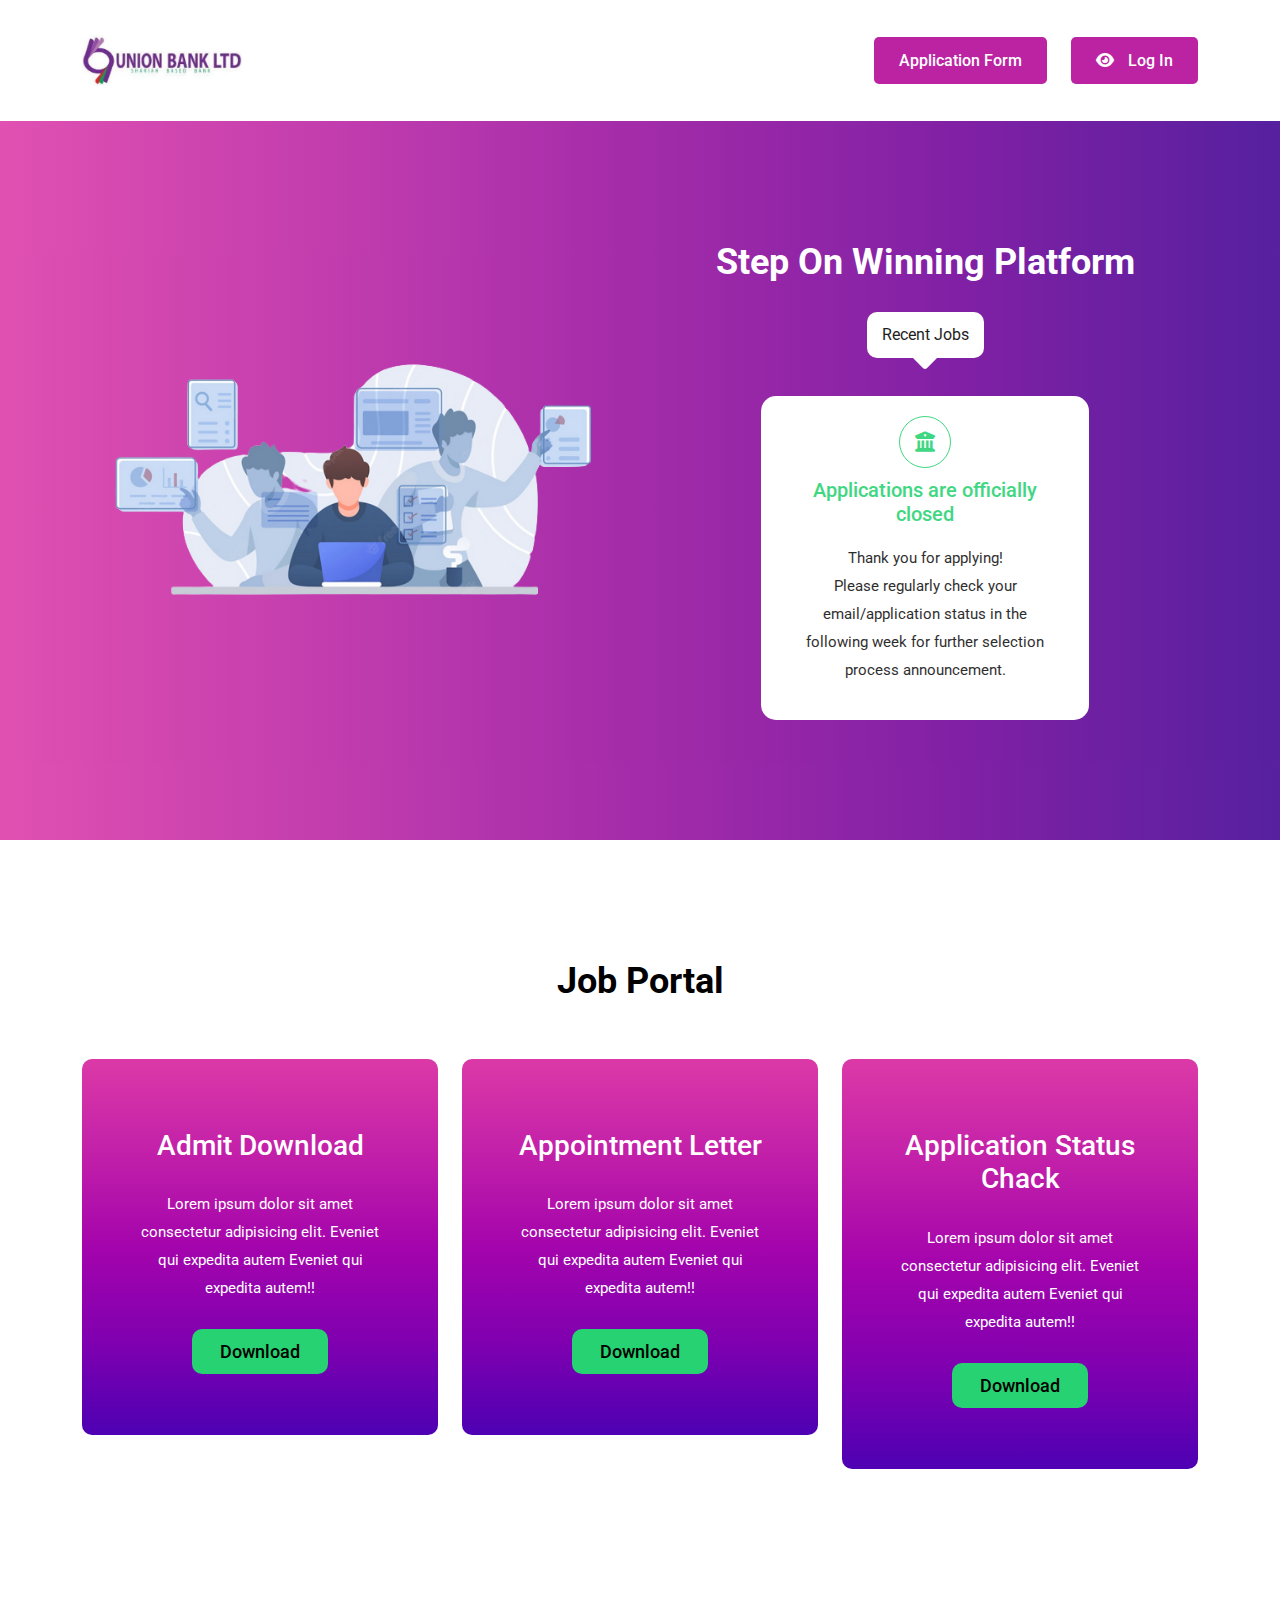
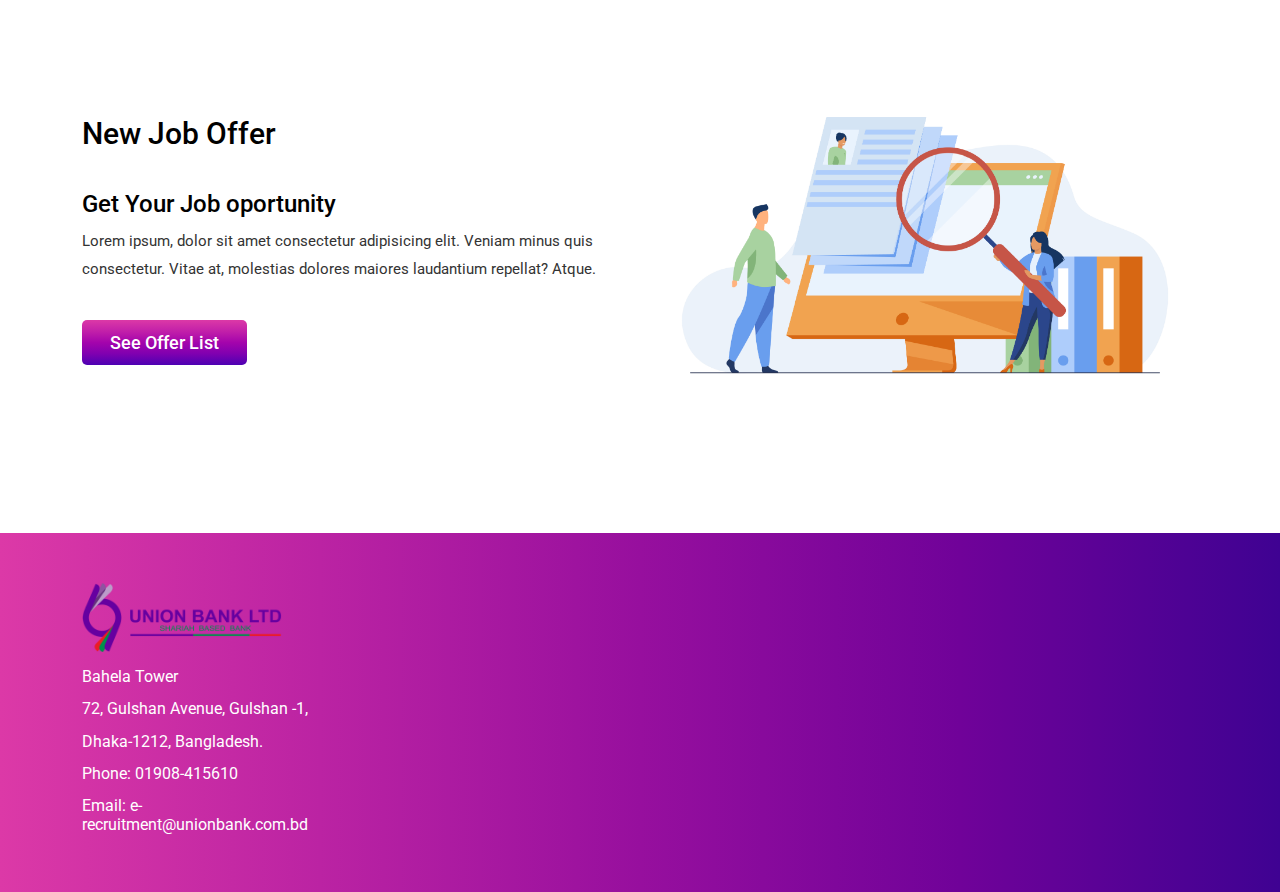
<file: index.html>
<!DOCTYPE html>
<html lang="en">
<head>
    <meta charset="UTF-8">
    <meta http-equiv="X-UA-Compatible" content="IE=edge">
    <meta name="viewport" content="width=device-width, initial-scale=1.0">
    <title>A</title>
    <link rel="shortcut icon" href="favicon.ico" type="image/x-icon">
    <link rel="stylesheet" href="css/bootstrap.min.css">
    <link rel="stylesheet" href="css/all.min.css">
    <link rel="stylesheet" href="css/style.min.css">
    <link rel="stylesheet" href="css/responsive.css">
</head>
<body>
   
 <!--          Header Part strat
     *****************************************-->
     <header id="header">
        <div class="nav">
               <div class="container">
                   <div class="row">
                       <div class="col-12 col-lg-12">
                         <div class="navbar_item">
                            <div class="nav_left">
                                <img src="images/logo.jpg" alt="">
                            </div>
                            <div class="nav_middle">
                                <div class="nav_list d-lg-block d-none">
                                    <a href="#" class="application" >Application Form</a>
                                  <a href="#" data-bs-toggle="modal" data-bs-target="#staticBackdrop2"> <span><i class="fa-solid fa-eye"></i></span> Log In</a>                
                                </div>
                                <div class="dashbbord d-block d-lg-none">
                                    <a href="#"data-bs-toggle="offcanvas" data-bs-target="#offcanvasRight" aria-controls="offcanvasRight"> <i class="fa-solid fa-bars"></i></a>
                                </div>
                            </div>
                         </div>
                       </div>
                   </div>
               </div>
        </div>
     </header>  
 <!--          Header Part End
     *****************************************-->



 <!--          Banner Part strat
     *****************************************-->
<section>
    <div class="home">
        <div class="container">
            <div class="row d-flex align-items-center">
                <div class="col-12 col-sm-12 col-lg-6">
                    <div class="home_left">
                    <img src="images/home.png" alt="">
                    </div>
                </div>
                <div class="col-12 col-sm-12 col-lg-6 text-center">
                    <div class="home_right">
                        <h3>Step On Winning Platform </h3>
                         <div class="job2">
                             <h5>Recent Jobs</h5>
                         </div>
                         <div class="apply_sec">
                            <i class="fa-solid fa-building-columns"></i>
                             <h5> Applications are officially closed</h5>
                             <p>Thank you for applying! <br> 
                                Please regularly check your email/application status in the 
                                following week for further selection process announcement.</p>
                            
                            <p></p>
                         </div> 
                    </div>
                </div>
            </div>
        </div>
    </div>
</section>
 <!--          Banner Part End
     *****************************************-->
     <!--          job part Satrt
     *****************************************-->
<section>
    <div class="cards">
        <div class="container">
            <div class="row">
                <div class="col-lg-12 text-center">
                    <div class="card_header">
                        <h4>Job Portal</h4>
                    </div>
                </div>
            </div>
            <div class="row mt-5">
                <div class="col-sm-6 col-lg-4">
                   <div class="card_item">
                        <h3>Admit Download</h3>
                         <p>Lorem ipsum dolor sit amet consectetur adipisicing elit. Eveniet qui expedita autem Eveniet qui expedita autem!!</p>
                         <a href="#" data-bs-toggle="modal" data-bs-target="#staticBackdrop3">Download</a>
                   </div>
                </div>
                <div class="col-sm-6 col-lg-4">
                    <div class="card_item">
                         <h3>Appointment Letter</h3>
                          <p>Lorem ipsum dolor sit amet consectetur adipisicing elit. Eveniet qui expedita autem Eveniet qui expedita autem!!</p>
                          <a href="#" data-bs-toggle="modal" data-bs-target="#staticBackdrop4">Download</a>
                    </div>
                 </div>

                 <div class="col-sm-6 col-lg-4">
                    <div class="card_item">
                         <h3>Application Status Chack</h3>
                          <p>Lorem ipsum dolor sit amet consectetur adipisicing elit. Eveniet qui expedita autem Eveniet qui expedita autem!!</p>
                          <a href="#">Download</a>
                    </div>
                 </div>
            </div>
        </div>
    </div>
    </section>
    
 <!--          jobpart End
         *****************************************-->
<!--          Our Location part End
         *****************************************-->
<section>
    <div class="job_application">
        <div class="container">
            <div class="row d-flex align-items-center">
                <div class="col-lg-6">
                    <div class="application_left">
                        <h3>New Job Offer</h3>
                        <div class="offer_list">
                            <h4>Get Your Job oportunity </h4>
                            <p>Lorem ipsum, dolor sit amet consectetur adipisicing elit. Veniam minus quis consectetur. Vitae at, molestias dolores maiores laudantium repellat? Atque.</p>
                            <a href="application.html">See Offer List</a>
                        </div>
                    </div>
                </div>
                <div class="col-lg-6 text-center">
                    <div class="application_right">
                        <img src="images/8619.jpg" alt="">
                    </div>
                </div>
            </div>
        </div>
    </div>
</section>
<!--          Our Location part End
         *****************************************-->
<!--          Our location part Satrt
     *****************************************-->


<!--          Our Location part End
     *****************************************-->

<!--          Backto Top part Start
     *****************************************-->
<a class="backtotop"></a>

<!--         Back to top Part End
     *****************************************-->

<!--         Ogff can part start
     *****************************************-->

<div class="offcanvas offcanvas-end" tabindex="-1" id="offcanvasRight" aria-labelledby="offcanvasRightLabel">
  <div class="offcanvas-header">
    <h5 id="offcanvasRightLabel">
        <img src="images/logo.jpg" alt="">
    </h5>
    <button type="button" class="btn-close text-reset" data-bs-dismiss="offcanvas" aria-label="Close"></button>
  </div>
  <div class="offcanvas-body">
    <div class="nav_middle">
        <div class="nav_list">
            <h4><a href="#">Home <span></span></a></h4>
            <a href="#" class="application" >Application Form</a>
          <a href="#" data-bs-toggle="modal" data-bs-target="#staticBackdrop2"> <span><i class="fa-solid fa-eye"></i></span> Log In</a> 
          
         
        </div>
    </div>
  </div>
</div>


<!--          footer part Satrt
     *****************************************-->

<section>
  <div class="footer">
      <div class="container">
          <div class="row">
              <div class="col-lg-3">
                  <div class="footer_one">
                      <div class="footer_img">
                          <img src="images/u.png" alt="">
                      </div>
                      <h5>Bahela Tower</h5>
                      <h5>72, Gulshan Avenue, Gulshan -1, </h5>
                      <h5>Dhaka-1212, Bangladesh. </h5>
                      <h5>Phone: 01908-415610 </h5>
                      <h5>Email: e-recruitment@unionbank.com.bd </h5>
                  </div>
              </div>
          </div>
      </div>
  </div>
</section>



<!--         footer Part End
     *****************************************-->

<!--  MOdal Part Satrt -->
<section id="modal_2">
    <div class="row">
        <div class="col-12 col-lg-12">
            <div class="modal fade" id="staticBackdrop2" data-bs-backdrop="static" data-bs-keyboard="false" tabindex="-1" aria-labelledby="staticBackdropLabel" aria-hidden="true">
                <div class="modal-dialog">
                  <div class="modal-content">
                    <div class="modal-header">
                      <h5 class="modal-title" id="staticBackdropLabel"></h5>
                        
                      <button type="button" class="btn-close" data-bs-dismiss="modal" aria-label="Close"></button>
                    </div>
                    <div class="modal-body">
                     <div class="row">
                       <div class="col-lg-12">
                        <div class="login_form">
                          <div class="row">
                              <div class="col-lg-12">
                                  <div class="login_header">
                                      <img src="images/login_avtar.png" alt="">
                                  </div>
                                  <div class="input_div">
                                      <div class="input_icon">
                                        <i class="fa-solid fa-user"></i>
                                      </div>
                                      <div class="input_item">
                                         <form action="#">
                                             <input class="form_control" type="text" placeholder="User Id">
                                         </form>
                                      </div>
                                  </div>
                  
                                  <div class="input_div mt-4">
                                    <div class="input_icon">
                                        <i class="fa-solid fa-lock"></i>
                                    </div>
                                    <div class="input_item">
                                       <form action="#">
                                           <input class="form_control" type="password" placeholder="Password">
                                       </form>
                                    </div>
                                </div>
                  
                                <div class="login_button">
                                    <h3><a href="#"> Log In</a></h3>
                                </div>
                              </div>
                          </div>
                         </div>
                       </div>
                     </div>
                      </div>
                    </div>
                  </div>
                </div>
              </div>
        </div>
    </div>
  </section>
<!--  Admit Card modal Part Satrt -->
<section id="modal_3">
    <div class="row">
        <div class="col-12 col-lg-12">
            <div class="modal fade" id="staticBackdrop3" data-bs-backdrop="static" data-bs-keyboard="false" tabindex="-1" aria-labelledby="staticBackdropLabel" aria-hidden="true">
                <div class="modal-dialog">
                  <div class="modal-content">
                    <div class="modal-header">
                      <h5 class="modal-title" id="staticBackdropLabel"></h5>
                        
                      <button type="button" class="btn-close" data-bs-dismiss="modal" aria-label="Close"></button>
                    </div>
                    <div class="modal-body">
                     <div class="row">
                       <div class="col-lg-12">
                        <div class="login_form">
                          <div class="row">
                              <div class="col-lg-12">
                                  <div class="login_header">
                                    <h3>Get Your Admit Card</h3>
                                  </div>
                                  <div class="input_div">
                                      <div class="input_icon">
                                        <i class="fa-solid fa-user"></i>
                                      </div>
                                      <div class="input_item">
                                         <form action="#">
                                             <input class="form_control" type="text" placeholder="User Id">
                                         </form>
                                      </div>
                                  </div>
                  
                                  <div class="input_div mt-4">
                                    <div class="input_icon">
                                        <i class="fa-solid fa-lock"></i>
                                    </div>
                                    <div class="input_item">
                                       <form action="#">
                                           <input class="form_control" type="password" placeholder="Password">
                                       </form>
                                    </div>
                                </div>
                  
                                <div class="login_button">
                                    <h3><a href="#">Download</a></h3>
                                </div>
                              </div>
                          </div>
                         </div>
                       </div>
                     </div>
                      </div>
                    </div>
                  </div>
                </div>
              </div>
        </div>
    </div>
  </section>

<!--  Appointment  Part Satrt -->
<section id="modal_4">
    <div class="row">
        <div class="col-12 col-lg-12">
            <div class="modal fade" id="staticBackdrop4" data-bs-backdrop="static" data-bs-keyboard="false" tabindex="-1" aria-labelledby="staticBackdropLabel" aria-hidden="true">
                <div class="modal-dialog">
                  <div class="modal-content">
                    <div class="modal-header">
                      <h5 class="modal-title" id="staticBackdropLabel"></h5>
                        
                      <button type="button" class="btn-close" data-bs-dismiss="modal" aria-label="Close"></button>
                    </div>
                    <div class="modal-body">
                     <div class="row">
                       <div class="col-lg-12">
                        <div class="login_form">
                          <div class="row">
                              <div class="col-lg-12">
                                  <div class="login_header">
                                     <h3>Get Appointment Latter</h3>
                                  </div>
                                  <div class="input_div">
                                      <div class="input_icon">
                                        <i class="fa-solid fa-user"></i>
                                      </div>
                                      <div class="input_item">
                                         <form action="#">
                                             <input class="form_control" type="text" placeholder="User Id">
                                         </form>
                                      </div>
                                  </div>
                  
                                  <div class="input_div mt-4">
                                    <div class="input_icon">
                                        <i class="fa-solid fa-lock"></i>
                                    </div>
                                    <div class="input_item">
                                       <form action="#">
                                           <input class="form_control" type="password" placeholder="Password">
                                       </form>
                                    </div>
                                </div>
                  
                                <div class="login_button">
                                    <h3><a href="#"> Download </a></h3>
                                </div>
                              </div>
                          </div>
                         </div>
                       </div>
                     </div>
                      </div>
                    </div>
                  </div>
                </div>
              </div>
        </div>
    </div>
  </section>


<!--
         Javascript Script Linker Part
    [][][][][][[][][][][][[][][][][][][][][][][]-->
    <script src="js/jquery-1.12.4.min.js"></script>
    <script src="js/bootstrap.min.js"></script>


    <script src="js/custom.js"></script>


</body>
</html>
</file>
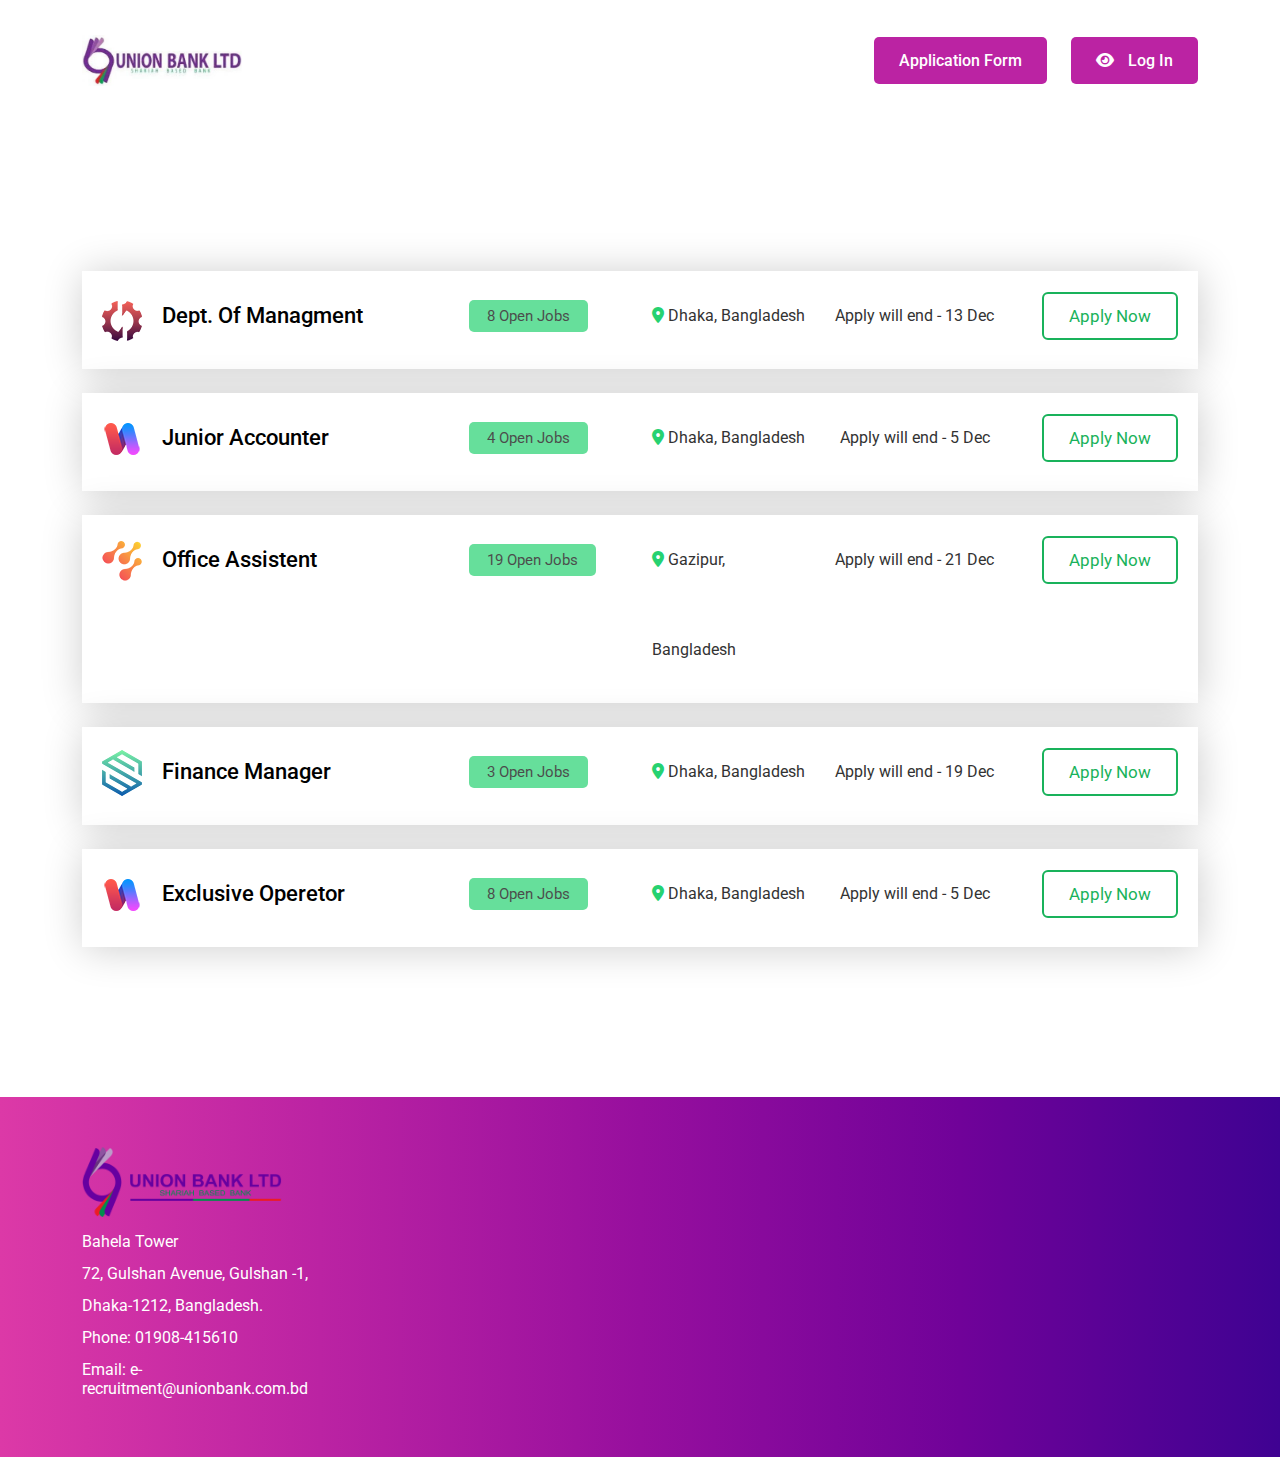
<file: application.html>
<!DOCTYPE html>
<html lang="en">
<head>
    <meta charset="UTF-8">
    <meta http-equiv="X-UA-Compatible" content="IE=edge">
    <meta name="viewport" content="width=device-width, initial-scale=1.0">
    <title>A</title>
    <link rel="shortcut icon" href="favicon.ico" type="image/x-icon">
    <link rel="stylesheet" href="css/bootstrap.min.css">
    <link rel="stylesheet" href="css/all.min.css">
    <link rel="stylesheet" href="css/style.min.css">
    <link rel="stylesheet" href="css/responsive.css">
</head>
<body>
   
 <!--          Header Part strat
     *****************************************-->
     <header id="header">
        <div class="nav">
               <div class="container">
                   <div class="row">
                       <div class="col-12 col-lg-12">
                         <div class="navbar_item">
                            <div class="nav_left">
                                <img src="images/logo.jpg" alt="">
                            </div>
                            <div class="nav_middle">
                                <div class="nav_list d-lg-block d-none">
                                    <a href="#" class="application" >Application Form</a>
                                  <a href="#" data-bs-toggle="modal" data-bs-target="#staticBackdrop2"> <span><i class="fa-solid fa-eye"></i></span> Log In</a>                
                                </div>
                                <div class="dashbbord d-block d-lg-none">
                                    <a href="#"data-bs-toggle="offcanvas" data-bs-target="#offcanvasRight" aria-controls="offcanvasRight"> <i class="fa-solid fa-bars"></i></a>
                                </div>
                            </div>
                         </div>
                       </div>
                   </div>
               </div>
        </div>
     </header>  
 <!--          Header Part End
     *****************************************-->

 <!--         Job Part start
     *****************************************-->
<section>
    <div class="job">
        <div class="container">
            <div class="apply_item">
                <div class="row">
                    <div class="col-12 col-sm-8  col-lg-4">
                        <div class="one d-flex align-items-center">
                            <div class="icon">
                                <img src="images/icon1.png" alt="">
                            </div>
                            <div class="title">
                                <h5>Dept. Of Managment</h5>
                            </div>
                        </div>
                    </div>
                      <div class="col-12 col-sm-4 col-lg-2">
                          <h3>8 Open Jobs</h3>
                      </div>
                      <div class="col-12 col-lg-2">
                        <h6> <span><i class="fa-solid fa-location-dot"></i></span> Dhaka, Bangladesh</h6>
                    </div>
                    <div class="col-12 col-lg-2 text-center p_bottom">
                        <h6>Apply will end - 13 Dec</h6>
                    </div>
                    <div class="col-12 col-lg-2 text-end">
                         <a href="cerculer.html">Apply Now</a>
                    </div>
                </div>
            </div>
            <div class="apply_item mt-4">
                <div class="row">
                    <div class="col-12 col-sm-8 col-lg-4">
                        <div class="one d-flex">
                            <div class="icon">
                                <img src="images/icon2.png" alt="">
                            </div>
                            <div class="title">
                                <h5>Junior Accounter</h5>
                            </div>
                        </div>
                    </div>
                      <div class="col-12 col-sm-4 col-lg-2">
                          <h3>4 Open Jobs</h3>
                      </div>
                      <div class="col-12 col-lg-2">
                        <h6> <span><i class="fa-solid fa-location-dot"></i></span> Dhaka, Bangladesh</h6>
                    </div>
                    <div class="col-12 col-lg-2 text-center p_bottom">
                        <h6>Apply will end - 5 Dec</h6>
                    </div>
                    <div class="col-12 col-lg-2 text-end">
                         <a href="cerculer.html">Apply Now</a>
                    </div>
                </div>
            </div>
            <div class="apply_item mt-4">
                <div class="row">
                    <div class="col-12 col-sm-8 col-lg-4">
                        <div class="one d-flex">
                            <div class="icon">
                                <img src="images/icon3.png" alt="">
                            </div>
                            <div class="title">
                                <h5>Office Assistent</h5>
                            </div>
                        </div>
                    </div>
                      <div class="col-12 col-sm-4 col-lg-2">
                          <h3>19 Open Jobs</h3>
                      </div>
                      <div class="col-12 col-lg-2">
                        <h6> <span><i class="fa-solid fa-location-dot"></i></span> Gazipur, Bangladesh</h6>
                    </div>
                    <div class="col-12 col-lg-2 text-center p_bottom">
                        <h6>Apply will end - 21 Dec</h6>
                    </div>
                    <div class="col-12 col-lg-2 text-end">
                         <a href="cerculer.html">Apply Now</a>
                    </div>
                </div>
            </div>
            <div class="apply_item mt-4">
                <div class="row">
                    <div class="col-12 col-sm-8 col-lg-4">
                        <div class="one d-flex">
                            <div class="icon">
                                <img src="images/icon4.png" alt="">
                            </div>
                            <div class="title">
                                <h5>Finance Manager</h5>
                            </div>
                        </div>
                    </div>
                      <div class="col-12 col-sm-4 col-lg-2">
                          <h3>3 Open Jobs</h3>
                      </div>
                      <div class="col-12 col-lg-2">
                        <h6> <span><i class="fa-solid fa-location-dot"></i></span> Dhaka, Bangladesh</h6>
                    </div>
                    <div class="col-12 col-lg-2 text-center p_bottom">
                        <h6>Apply will end - 19 Dec</h6>
                    </div>
                    <div class="col-12 col-lg-2 text-end">
                         <a href="cerculer.html">Apply Now</a>
                    </div>
                </div>
            </div>
            <div class="apply_item mt-4">
                <div class="row">
                    <div class="col-12 col-sm-8 col-lg-4">
                        <div class="one d-flex">
                            <div class="icon">
                                <img src="images/icon2.png" alt="">
                            </div>
                            <div class="title">
                                <h5> Exclusive Operetor</h5>
                            </div>
                        </div>
                    </div>
                      <div class="col-12 col-sm-4 col-lg-2">
                          <h3>8 Open Jobs</h3>
                      </div>
                      <div class="col-12 col-lg-2">
                        <h6> <span><i class="fa-solid fa-location-dot"></i></span> Dhaka, Bangladesh</h6>
                    </div>
                    <div class="col-12 col-lg-2 text-center p_bottom">
                        <h6>Apply will end - 5 Dec</h6>
                    </div>
                    <div class="col-12 col-lg-2 text-end">
                         <a href="cerculer.html">Apply Now</a>
                    </div>
                </div>
            </div>
        </div>
    </div>
</section>
 <!--         Job Part End 
     *****************************************-->
 
<!--          Backto Top part Start
     *****************************************-->
<a class="backtotop"></a>

<!--         Back to top Part End
     *****************************************-->

<!--         Ogff can part start
     *****************************************-->

     <div class="offcanvas offcanvas-end" tabindex="-1" id="offcanvasRight" aria-labelledby="offcanvasRightLabel">
        <div class="offcanvas-header">
          <h5 id="offcanvasRightLabel">
              <img src="images/logo.jpg" alt="">
          </h5>
          <button type="button" class="btn-close text-reset" data-bs-dismiss="offcanvas" aria-label="Close"></button>
        </div>
        <div class="offcanvas-body">
          <div class="nav_middle">
              <div class="nav_list">
                  <h4><a href="index.html">Home <span></span></a></h4>
                  <a href="#" class="application" >Application Form</a>
                <a href="#" data-bs-toggle="modal" data-bs-target="#staticBackdrop2"> <span><i class="fa-solid fa-eye"></i></span> Log In</a> 
                
               
              </div>
          </div>
        </div>
      </div>


<!--          footer part Satrt
     *****************************************-->

<section>
  <div class="footer">
      <div class="container">
          <div class="row">
              <div class="col-lg-3">
                  <div class="footer_one">
                      <div class="footer_img">
                          <img src="images/u.png" alt="">
                      </div>
                      <h5>Bahela Tower</h5>
                      <h5>72, Gulshan Avenue, Gulshan -1, </h5>
                      <h5>Dhaka-1212, Bangladesh. </h5>
                      <h5>Phone: 01908-415610 </h5>
                      <h5>Email: e-recruitment@unionbank.com.bd </h5>
                  </div>
              </div>
          </div>
      </div>
  </div>
</section>



<!--         footer Part End
     *****************************************-->

<!--  MOdal Part Satrt -->
<section id="modal_2">
    <div class="row">
        <div class="col-12 col-lg-12">
            <div class="modal fade" id="staticBackdrop2" data-bs-backdrop="static" data-bs-keyboard="false" tabindex="-1" aria-labelledby="staticBackdropLabel" aria-hidden="true">
                <div class="modal-dialog">
                  <div class="modal-content">
                    <div class="modal-header">
                      <h5 class="modal-title" id="staticBackdropLabel"></h5>
                        
                      <button type="button" class="btn-close" data-bs-dismiss="modal" aria-label="Close"></button>
                    </div>
                    <div class="modal-body">
                     <div class="row">
                       <div class="col-lg-12">
                        <div class="login_form">
                          <div class="row">
                              <div class="col-lg-12">
                                  <div class="login_header">
                                      <img src="images/login_avtar.png" alt="">
                                  </div>
                                  <div class="input_div">
                                      <div class="input_icon">
                                        <i class="fa-solid fa-user"></i>
                                      </div>
                                      <div class="input_item">
                                         <form action="#">
                                             <input class="form_control" type="text" placeholder="User Id">
                                         </form>
                                      </div>
                                  </div>
                  
                                  <div class="input_div mt-4">
                                    <div class="input_icon">
                                        <i class="fa-solid fa-lock"></i>
                                    </div>
                                    <div class="input_item">
                                       <form action="#">
                                           <input class="form_control" type="password" placeholder="Password">
                                       </form>
                                    </div>
                                </div>
                  
                                <div class="login_button">
                                    <h3><a href="#"> Log In</a></h3>
                                </div>
                              </div>
                          </div>
                         </div>
                       </div>
                     </div>
                      </div>
                    </div>
                  </div>
                </div>
              </div>
        </div>
    </div>
  </section>



<!--
         Javascript Script Linker Part
    [][][][][][[][][][][][[][][][][][][][][][][]-->
    <script src="js/jquery-1.12.4.min.js"></script>
    <script src="js/bootstrap.min.js"></script>


    <script src="js/custom.js"></script>


</body>
</html>
</file>
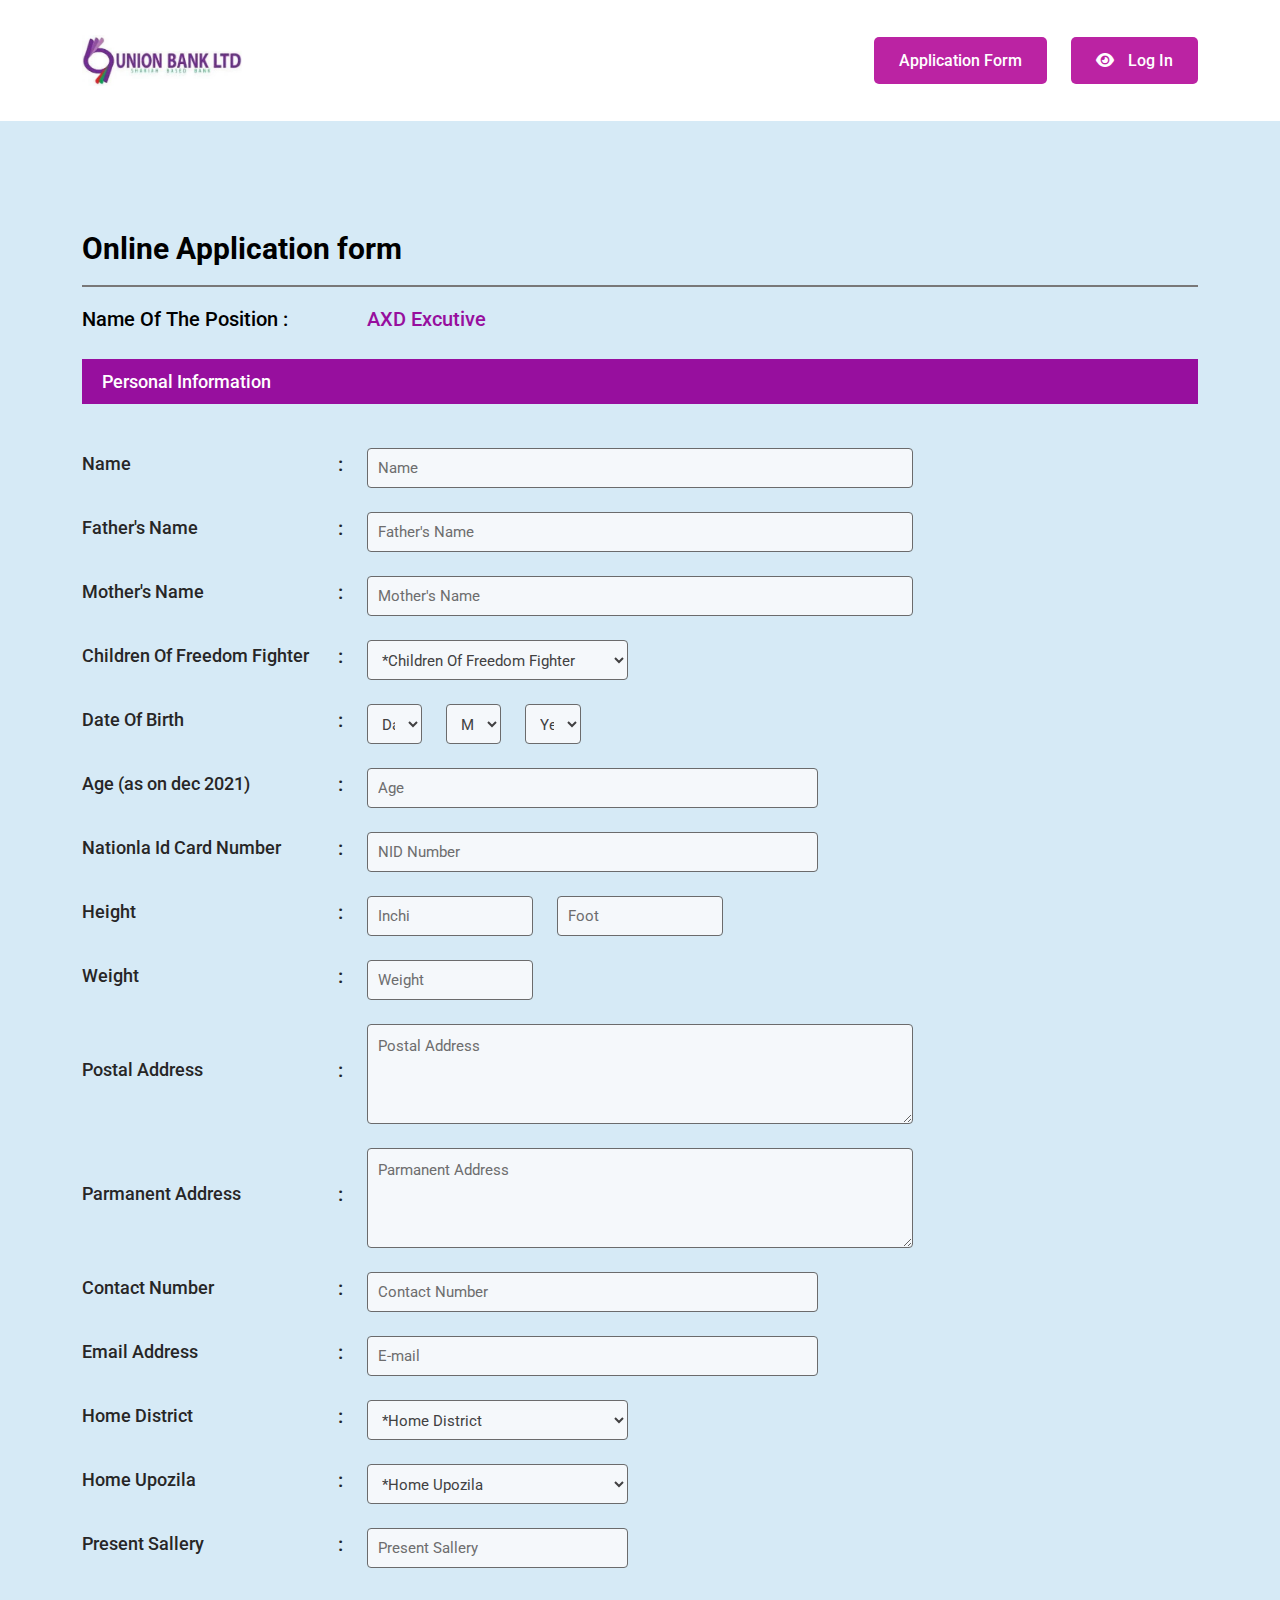
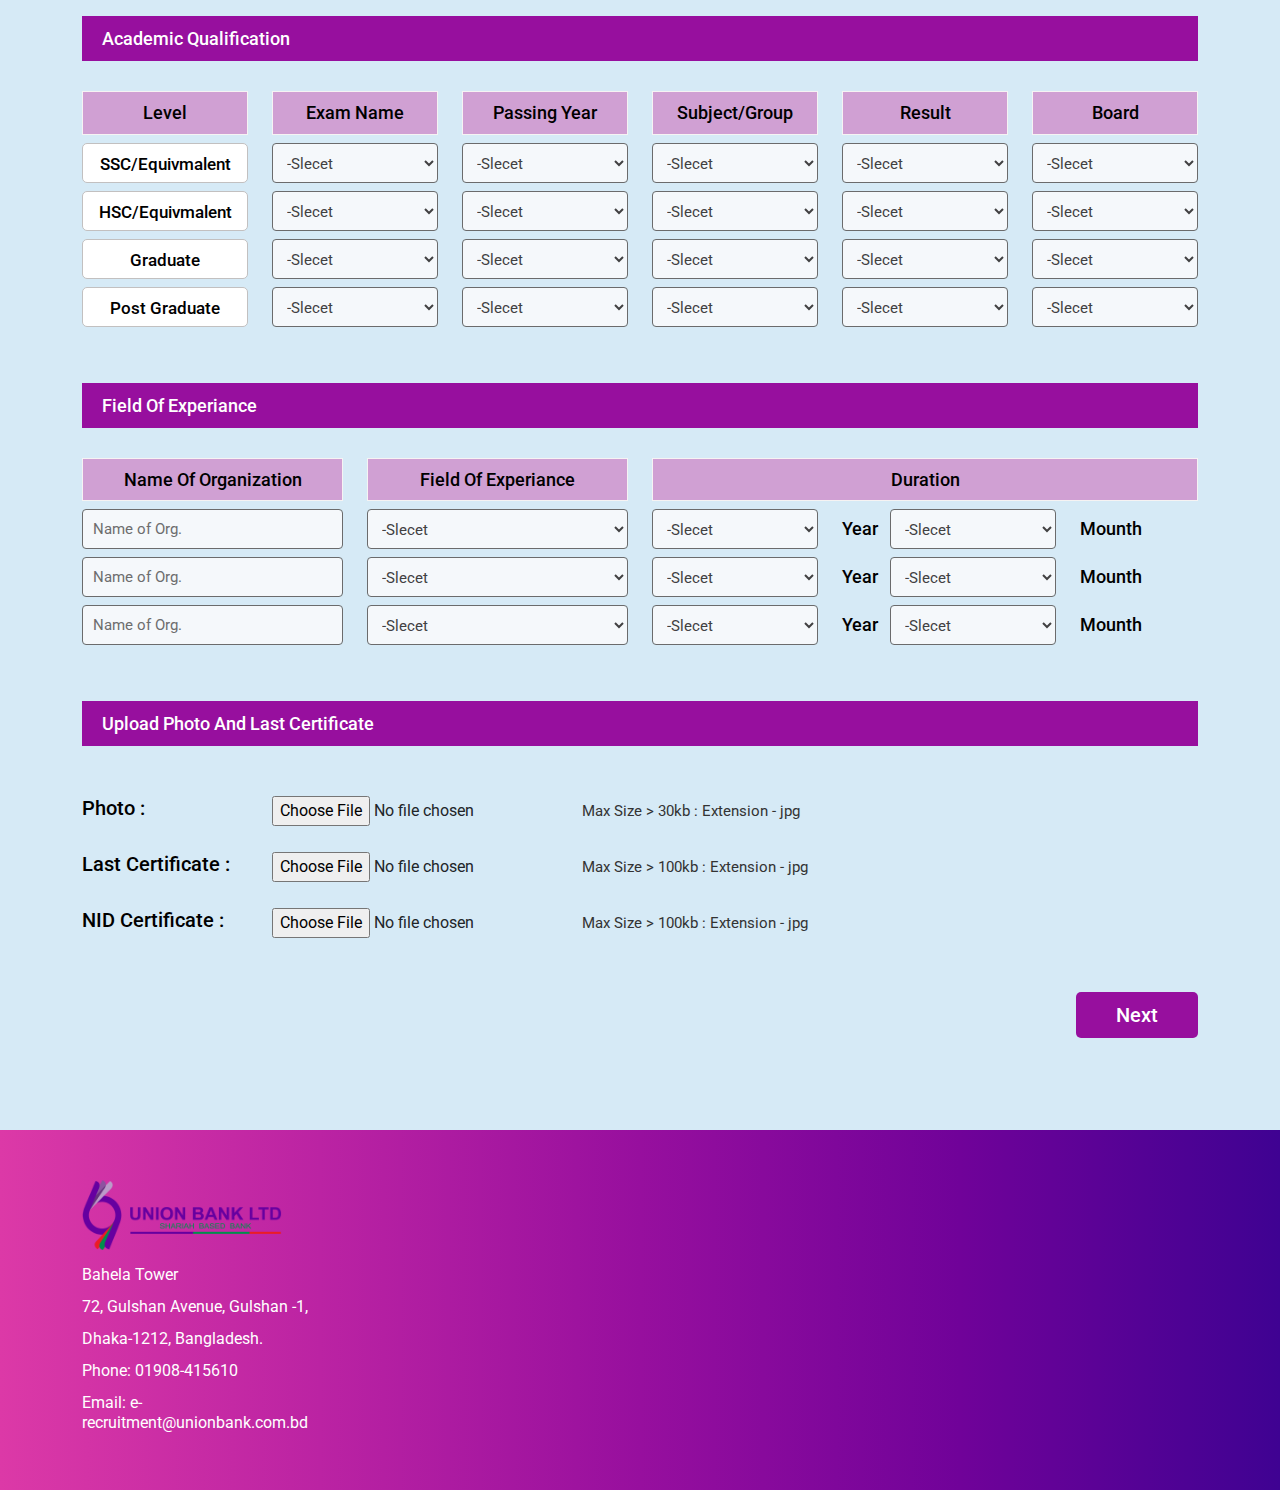
<file: apply.html>
<!DOCTYPE html>
<html lang="en">
<head>
    <meta charset="UTF-8">
    <meta http-equiv="X-UA-Compatible" content="IE=edge">
    <meta name="viewport" content="width=device-width, initial-scale=1.0">
    <title>A</title>
    <link rel="shortcut icon" href="favicon.ico" type="image/x-icon">
    <link rel="stylesheet" href="css/bootstrap.min.css">
    <link rel="stylesheet" href="css/all.min.css">
    <link rel="stylesheet" href="css/style.min.css">
    <link rel="stylesheet" href="css/responsive.css">
</head>
<body>
   
 <!--          Header Part strat
     *****************************************-->
     <header id="header">
        <div class="nav">
               <div class="container">
                   <div class="row">
                       <div class="col-12 col-lg-12">
                         <div class="navbar_item">
                            <div class="nav_left">
                                <img src="images/logo.jpg" alt="">
                            </div>
                            <div class="nav_middle">
                                <div class="nav_list d-lg-block d-none">
                                    <a href="#" class="application" >Application Form</a>
                                  <a href="#" data-bs-toggle="modal" data-bs-target="#staticBackdrop2"> <span><i class="fa-solid fa-eye"></i></span> Log In</a>                
                                </div>
                                <div class="dashbbord d-block d-lg-none">
                                    <a href="#"data-bs-toggle="offcanvas" data-bs-target="#offcanvasRight" aria-controls="offcanvasRight"> <i class="fa-solid fa-bars"></i></a>
                                </div>
                            </div>
                         </div>
                       </div>
                   </div>
               </div>
        </div>
     </header>  
 <!--          Header Part End
     *****************************************-->

 <!--        Apply Part start
     *****************************************-->
    <section>
        <div class="apply_form">
            <div class="container">
                <div class="row">
                    <div class="col-lg-12">
                        <div class="aply_head">
                            <h5>Online Application form</h5>
                        </div>
                    </div>
                </div>

                <div class="apply_main_form">
                    <div class="position">
                        <div class="row">
                            <div class="col-7 col-lg-3">
                                <h4>Name Of The Position :</h4>
                            </div>
                            <div class="col-5 col-lg-9">
                                <h5>AXD Excutive</h5>
                            </div>
                        </div>
                    </div>

                    <div class="head">
                        <div class="row">
                            <div class="col-lg-12">
                                <h4>Personal Information</h4>
                            </div>
                        </div>
                    </div>

                    <div class="form_body">
                        <div class="row mt-4 d-flex align-items-center">
                            <div class="col-lg-3">
                                <div class="input_title">
                                    <h4>Name</h4>
                                    <h5>:</h5>
                                </div>
                            </div>
                            <div class=" col-lg-6">
                             <form action="#">
                                 <input class="form_control" type="text" placeholder="Name">
                             </form>
                         </div>
                        </div>
                        <div class="row mt-4 d-flex align-items-center">
                            <div class="col-lg-3">
                                <div class="input_title">
                                    <h4>Father's Name</h4>
                                    <h5>:</h5>
                                </div>
                            </div>
                            <div class=" col-lg-6">
                             <form action="#">
                                 <input class="form_control" type="text" placeholder="Father's Name">
                             </form>
                         </div>
                        </div>
                        <div class="row mt-4 d-flex align-items-center">
                            <div class="col-lg-3">
                                <div class="input_title">
                                    <h4>Mother's Name</h4>
                                    <h5>:</h5>
                                </div>
                            </div>
                            <div class=" col-lg-6">
                             <form action="#">
                                 <input class="form_control" type="text" placeholder="Mother's Name">
                             </form>
                         </div>
                        </div>
                        <div class="row mt-4 d-flex align-items-center">
                            <div class="col-lg-3">
                                <div class="input_title">
                                    <h4>Children Of Freedom Fighter</h4>
                                    <h5>:</h5>
                                </div>
                            </div>
                            <div class=" col-lg-3">
                                <form action="#">
                                    <select class="form_control icon" name="Oard" id="oard">
                                        <option value="">*Children Of Freedom Fighter</option>
                                        <option value="1">1 Children</option>
                                        <option value="1">2 Children</option> 
                                        <option value="1">3 Children</option>
                                        <option value="1">4 Children</option>
                                        <option value="1">5 Children</option>
                                    </select>
                                </form>
                         </div>
                        </div>

                        <div class="row mt-4 d-flex align-items-center">
                            <div class="col-lg-3">
                                <div class="input_title">
                                    <h4>Date Of  Birth</h4>
                                    <h5>:</h5>
                                </div>
                            </div>
                            <div class="col-lg-7">
                                <div class="col-md-4 col-lg-4">
                                    <form action="#">
                                    <div class="row">
                                        <div class="col-4 col-lg-4">
                                            <form action="#">
                                                <select class="form_control icon" name="Oard" id="oard">
                                                    <option value="">Day</option>
                                                    <option value="1">Oard-1</option>
                                                    <option value="1">Oard-1</option>
                                                    <option value="1">Oard-1</option>
                                                    <option value="1">Oard-1</option>
                                                    <option value="1">Oard-1</option>
                                                </select>
                                            </form>
                                        </div>
                                        <div class="col-4 col-lg-4">
                                            <form action="#">
                                                <select class="form_control icon" name="Oard" id="oard">
                                                    <option value="">Mounth</option>
                                                    <option value="1">Oard-1</option>
                                                    <option value="1">Oard-1</option>
                                                    <option value="1">Oard-1</option>
                                                    <option value="1">Oard-1</option>
                                                    <option value="1">Oard-1</option>
                                                </select>
                                            </form>
                                        </div>
        
                                        <div class="col-4 col-lg-4">
                                            <form action="#">
                                                <select class="form_control icon" name="Oard" id="oard">
                                                    <option value="">Year</option>
                                                    <option value="1">Oard-1</option>
                                                    <option value="1">Oard-1</option>
                                                    <option value="1">Oard-1</option>
                                                    <option value="1">Oard-1</option>
                                                    <option value="1">Oard-1</option>
                                                </select>
                                            </form>
                                        </div>
                                    </div>
                            </div>
                            </div>
                           
                        </div>
                        <div class="row mt-4 d-flex align-items-center">
                            <div class="col-lg-3">
                                <div class="input_title">
                                    <h4>Age (as on dec 2021)</h4>
                                    <h5>:</h5>
                                </div>
                            </div>
                            <div class=" col-lg-5">
                             <form action="#">
                                 <input class="form_control" type="text" placeholder="Age">
                             </form>
                         </div>
                        </div>
                        <div class="row mt-4 d-flex align-items-center">
                            <div class="col-lg-3">
                                <div class="input_title">
                                    <h4>Nationla Id Card Number</h4>
                                    <h5>:</h5>
                                </div>
                            </div>
                            <div class=" col-lg-5">
                             <form action="#">
                                 <input class="form_control" type="text" placeholder="NID Number">
                             </form>
                         </div>
                        </div>
                        <div class="row mt-4 d-flex align-items-center">
                            <div class="col-lg-3">
                                <div class="input_title">
                                    <h4>Height</h4>
                                    <h5>:</h5>
                                </div>
                            </div>
                            <div class=" col-lg-2">
                             <form action="#">
                                 <input class="form_control" type="text" placeholder="Inchi">
                             </form>
                         </div>
                         <div class=" col-lg-2">
                            <form action="#">
                                <input class="form_control" type="text" placeholder="Foot">
                            </form>
                        </div>
                        </div>
                        <div class="row mt-4 d-flex align-items-center">
                            <div class="col-lg-3">
                                <div class="input_title">
                                    <h4>Weight</h4>
                                    <h5>:</h5>
                                </div>
                            </div>
                            <div class=" col-lg-2">
                             <form action="#">
                                 <input class="form_control" type="text" placeholder="Weight">
                             </form>
                         </div>
                        </div>
                        <div class="row mt-4 d-flex align-items-center">
                            <div class="col-lg-3">
                                <div class="input_title">
                                    <h4>Postal Address</h4>
                                    <h5>:</h5>
                                </div>
                            </div>
                            <div class=" col-lg-6">
                             <form action="#">
                                 <textarea class="form_control" type="text" placeholder="Postal Address"></textarea>
                                 
                             </form>
                         </div>
                        </div>
                        <div class="row mt-4 d-flex align-items-center">
                            <div class="col-lg-3">
                                <div class="input_title">
                                    <h4>Parmanent Address</h4>
                                    <h5>:</h5>
                                </div>
                            </div>
                            <div class=" col-lg-6">
                             <form action="#">
                                 <textarea class="form_control" type="text" placeholder="Parmanent Address"></textarea>
                                 
                             </form>
                         </div>
                        </div>
                        <div class="row mt-4 d-flex align-items-center">
                            <div class="col-lg-3">
                                <div class="input_title">
                                    <h4>Contact Number</h4>
                                    <h5>:</h5>
                                </div>
                            </div>
                            <div class=" col-lg-5">
                             <form action="#">
                                 <input class="form_control" type="text" placeholder="Contact Number">
                             </form>
                         </div>
                        </div>
                        <div class="row mt-4 d-flex align-items-center">
                            <div class="col-lg-3">
                                <div class="input_title">
                                    <h4>Email Address</h4>
                                    <h5>:</h5>
                                </div>
                            </div>
                            <div class=" col-lg-5">
                             <form action="#">
                                 <input class="form_control" type="text" placeholder="E-mail">
                             </form>
                         </div>
                        </div>
                        <div class="row mt-4 d-flex align-items-center">
                            <div class="col-lg-3">
                                <div class="input_title">
                                    <h4>Home District</h4>
                                    <h5>:</h5>
                                </div>
                            </div>
                            <div class=" col-lg-3">
                                <form action="#">
                                    <select class="form_control icon" name="Oard" id="oard">
                                        <option value="">*Home District</option>
                                        <option value="1">1</option>
                                        <option value="1">2</option> 
                                        <option value="1">3</option>
                                        <option value="1">4</option>
                                        <option value="1">5</option>
                                    </select>
                                </form>
                         </div>
                        </div>
                        <div class="row mt-4 d-flex align-items-center">
                            <div class="col-lg-3">
                                <div class="input_title">
                                    <h4>Home Upozila</h4>
                                    <h5>:</h5>
                                </div>
                            </div>
                            <div class=" col-lg-3">
                                <form action="#">
                                    <select class="form_control icon" name="Oard" id="oard">
                                        <option value="">*Home Upozila</option>
                                        <option value="1">1</option>
                                        <option value="1">2</option> 
                                        <option value="1">3</option>
                                        <option value="1">4</option>
                                        <option value="1">5</option>
                                    </select>
                                </form>
                         </div>
                        </div>
                        <div class="row mt-4 d-flex align-items-center">
                            <div class="col-lg-3">
                                <div class="input_title">
                                    <h4>Present Sallery</h4>
                                    <h5>:</h5>
                                </div>
                            </div>
                            <div class=" col-lg-3">
                             <form action="#">
                                 <input class="form_control" type="text" placeholder="Present Sallery">
                             </form>
                         </div>
                        </div>

                        <div class="head mt-5">
                            <div class="row">
                                <div class="col-lg-12">
                                    <h4>Academic Qualification</h4>
                                </div>
                            </div>
                        </div>
                        <div class="academic_sheet">
                            <div class="row">
                            <div class="col-lg-2 text-center">
                                <h4>Level</h4>
                            </div>
                            <div class="col-lg-2 text-center">
                                <h4>Exam Name</h4>
                            </div>
                            <div class="col-lg-2 text-center">
                                <h4>Passing Year</h4>
                            </div>
                            <div class="col-lg-2 text-center">
                                <h4>Subject/Group</h4>
                            </div>
                            <div class="col-lg-2 text-center">
                                <h4>Result</h4>
                            </div>
                            <div class="col-lg-2 text-center">
                                <h4>Board</h4>
                            </div>
                            </div>
                        </div>
                        <div class="academy_list">
                            <div class="row">
                                <div class=" col-lg-2">
                                    <h4>SSC/Equivmalent</h4>
                                </div> 
                                <div class=" col-lg-2">
                                    <form action="#">
                                        <select class="form_control icon" name="Oard" id="oard">
                                            <option value="">-Slecet</option>
                                            <option value="1">1</option>
                                            <option value="1">2</option> 
                                            <option value="1">3</option>
                                            <option value="1">4</option>
                                            <option value="1">5</option>
                                        </select>
                                    </form>
                             </div>
                             <div class=" col-lg-2">
                                <form action="#">
                                    <select class="form_control icon" name="Oard" id="oard">
                                        <option value="">-Slecet</option>
                                        <option value="1">1</option>
                                        <option value="1">2</option> 
                                        <option value="1">3</option>
                                        <option value="1">4</option>
                                        <option value="1">5</option>
                                    </select>
                                </form>
                         </div>

                         <div class=" col-lg-2">
                            <form action="#">
                                <select class="form_control icon" name="Oard" id="oard">
                                    <option value="">-Slecet</option>
                                    <option value="1">1</option>
                                    <option value="1">2</option> 
                                    <option value="1">3</option>
                                    <option value="1">4</option>
                                    <option value="1">5</option>
                                </select>
                            </form>
                     </div>

                     <div class=" col-lg-2">
                        <form action="#">
                            <select class="form_control icon" name="Oard" id="oard">
                                <option value="">-Slecet</option>
                                <option value="1">1</option>
                                <option value="1">2</option> 
                                <option value="1">3</option>
                                <option value="1">4</option>
                                <option value="1">5</option>
                            </select>
                        </form>
                 </div>

                 <div class=" col-lg-2">
                    <form action="#">
                        <select class="form_control icon" name="Oard" id="oard">
                            <option value="">-Slecet</option>
                            <option value="1">1</option>
                            <option value="1">2</option> 
                            <option value="1">3</option>
                            <option value="1">4</option>
                            <option value="1">5</option>
                        </select>
                    </form>
             </div>
                            </div>
                        </div>
                        <div class="academy_list">
                            <div class="row">
                                <div class=" col-lg-2">
                                    <h4>HSC/Equivmalent</h4>
                                </div> 
                                <div class=" col-lg-2">
                                    <form action="#">
                                        <select class="form_control icon" name="Oard" id="oard">
                                            <option value="">-Slecet</option>
                                            <option value="1">1</option>
                                            <option value="1">2</option> 
                                            <option value="1">3</option>
                                            <option value="1">4</option>
                                            <option value="1">5</option>
                                        </select>
                                    </form>
                             </div>
                             <div class=" col-lg-2">
                                <form action="#">
                                    <select class="form_control icon" name="Oard" id="oard">
                                        <option value="">-Slecet</option>
                                        <option value="1">1</option>
                                        <option value="1">2</option> 
                                        <option value="1">3</option>
                                        <option value="1">4</option>
                                        <option value="1">5</option>
                                    </select>
                                </form>
                         </div>

                         <div class=" col-lg-2">
                            <form action="#">
                                <select class="form_control icon" name="Oard" id="oard">
                                    <option value="">-Slecet</option>
                                    <option value="1">1</option>
                                    <option value="1">2</option> 
                                    <option value="1">3</option>
                                    <option value="1">4</option>
                                    <option value="1">5</option>
                                </select>
                            </form>
                     </div>

                     <div class=" col-lg-2">
                        <form action="#">
                            <select class="form_control icon" name="Oard" id="oard">
                                <option value="">-Slecet</option>
                                <option value="1">1</option>
                                <option value="1">2</option> 
                                <option value="1">3</option>
                                <option value="1">4</option>
                                <option value="1">5</option>
                            </select>
                        </form>
                 </div>

                 <div class=" col-lg-2">
                    <form action="#">
                        <select class="form_control icon" name="Oard" id="oard">
                            <option value="">-Slecet</option>
                            <option value="1">1</option>
                            <option value="1">2</option> 
                            <option value="1">3</option>
                            <option value="1">4</option>
                            <option value="1">5</option>
                        </select>
                    </form>
             </div>
                            </div>
                        </div>
                        <div class="academy_list">
                            <div class="row">
                                <div class=" col-lg-2">
                                    <h4>Graduate</h4>
                                </div> 
                                <div class=" col-lg-2">
                                    <form action="#">
                                        <select class="form_control icon" name="Oard" id="oard">
                                            <option value="">-Slecet</option>
                                            <option value="1">1</option>
                                            <option value="1">2</option> 
                                            <option value="1">3</option>
                                            <option value="1">4</option>
                                            <option value="1">5</option>
                                        </select>
                                    </form>
                             </div>
                             <div class=" col-lg-2">
                                <form action="#">
                                    <select class="form_control icon" name="Oard" id="oard">
                                        <option value="">-Slecet</option>
                                        <option value="1">1</option>
                                        <option value="1">2</option> 
                                        <option value="1">3</option>
                                        <option value="1">4</option>
                                        <option value="1">5</option>
                                    </select>
                                </form>
                         </div>

                         <div class=" col-lg-2">
                            <form action="#">
                                <select class="form_control icon" name="Oard" id="oard">
                                    <option value="">-Slecet</option>
                                    <option value="1">1</option>
                                    <option value="1">2</option> 
                                    <option value="1">3</option>
                                    <option value="1">4</option>
                                    <option value="1">5</option>
                                </select>
                            </form>
                     </div>

                     <div class=" col-lg-2">
                        <form action="#">
                            <select class="form_control icon" name="Oard" id="oard">
                                <option value="">-Slecet</option>
                                <option value="1">1</option>
                                <option value="1">2</option> 
                                <option value="1">3</option>
                                <option value="1">4</option>
                                <option value="1">5</option>
                            </select>
                        </form>
                 </div>

                 <div class=" col-lg-2">
                    <form action="#">
                        <select class="form_control icon" name="Oard" id="oard">
                            <option value="">-Slecet</option>
                            <option value="1">1</option>
                            <option value="1">2</option> 
                            <option value="1">3</option>
                            <option value="1">4</option>
                            <option value="1">5</option>
                        </select>
                    </form>
             </div>
                            </div>
                        </div>
                        <div class="academy_list">
                            <div class="row">
                                <div class=" col-lg-2">
                                    <h4>Post Graduate</h4>
                                </div> 
                                <div class=" col-lg-2">
                                    <form action="#">
                                        <select class="form_control icon" name="Oard" id="oard">
                                            <option value="">-Slecet</option>
                                            <option value="1">1</option>
                                            <option value="1">2</option> 
                                            <option value="1">3</option>
                                            <option value="1">4</option>
                                            <option value="1">5</option>
                                        </select>
                                    </form>
                             </div>
                             <div class=" col-lg-2">
                                <form action="#">
                                    <select class="form_control icon" name="Oard" id="oard">
                                        <option value="">-Slecet</option>
                                        <option value="1">1</option>
                                        <option value="1">2</option> 
                                        <option value="1">3</option>
                                        <option value="1">4</option>
                                        <option value="1">5</option>
                                    </select>
                                </form>
                         </div>

                         <div class=" col-lg-2">
                            <form action="#">
                                <select class="form_control icon" name="Oard" id="oard">
                                    <option value="">-Slecet</option>
                                    <option value="1">1</option>
                                    <option value="1">2</option> 
                                    <option value="1">3</option>
                                    <option value="1">4</option>
                                    <option value="1">5</option>
                                </select>
                            </form>
                     </div>

                     <div class=" col-lg-2">
                        <form action="#">
                            <select class="form_control icon" name="Oard" id="oard">
                                <option value="">-Slecet</option>
                                <option value="1">1</option>
                                <option value="1">2</option> 
                                <option value="1">3</option>
                                <option value="1">4</option>
                                <option value="1">5</option>
                            </select>
                        </form>
                 </div>

                 <div class=" col-lg-2">
                    <form action="#">
                        <select class="form_control icon" name="Oard" id="oard">
                            <option value="">-Slecet</option>
                            <option value="1">1</option>
                            <option value="1">2</option> 
                            <option value="1">3</option>
                            <option value="1">4</option>
                            <option value="1">5</option>
                        </select>
                    </form>
             </div>
                            </div>
                        </div>
                        <div class="head mt-5">
                            <div class="row">
                                <div class="col-lg-12">
                                    <h4>Field Of Experiance</h4>
                                </div>
                            </div>
                        </div>
                        <div class="experiance_sheet">
                            <div class="row">
                            <div class="col-lg-3 text-center">
                                <h4>Name Of Organization</h4>
                            </div>
                            
                            <div class="col-lg-3 text-center">
                                <h4>Field Of Experiance</h4>
                            </div>
                            <div class="col-lg-6 text-center">
                                <h4>Duration</h4>
                            </div>
                            
                            </div>
                        </div>
                        <div class="academy_list">
                            <div class="row">
                                <div class=" col-lg-3">
                                    <form action="#">
                                        <input class="form_control" type="text" placeholder="Name of Org.">
                                    </form>
                                </div> 
                                <div class=" col-lg-3">
                                    <form action="#">
                                        <select class="form_control icon" name="Oard" id="oard">
                                            <option value="">-Slecet</option>
                                            <option value="1">1</option>
                                            <option value="1">2</option> 
                                            <option value="1">3</option>
                                            <option value="1">4</option>
                                            <option value="1">5</option>
                                        </select>
                                    </form>
                             </div>
                             <div class=" col-lg-6">
                                <div class="row">
                                    <div class="col-lg-4">
                                        <form action="#">
                                            <select class="form_control icon" name="Oard" id="oard">
                                                <option value="">-Slecet</option>
                                                <option value="1">1</option>
                                                <option value="1">2</option> 
                                                <option value="1">3</option>
                                                <option value="1">4</option>
                                                <option value="1">5</option>
                                            </select>
                                        </form>
                                    </div>
                                    <div class="col-lg-1">
                                        <h5>Year</h5>
                                    </div>
                                    <div class="col-lg-4">
                                        <form action="#">
                                            <select class="form_control icon" name="Oard" id="oard">
                                                <option value="">-Slecet</option>
                                                <option value="1">1</option>
                                                <option value="1">2</option> 
                                                <option value="1">3</option>
                                                <option value="1">4</option>
                                                <option value="1">5</option>
                                            </select>
                                        </form>
                                    </div>
                                    <div class="col-lg-1">
                                        <h5>Mounth</h5>
                                    </div>
                                </div>
                         </div>
                            </div>
                            <div class="row">
                                <div class=" col-lg-3">
                                    <form action="#">
                                        <input class="form_control" type="text" placeholder="Name of Org.">
                                    </form>
                                </div> 
                                <div class=" col-lg-3">
                                    <form action="#">
                                        <select class="form_control icon" name="Oard" id="oard">
                                            <option value="">-Slecet</option>
                                            <option value="1">1</option>
                                            <option value="1">2</option> 
                                            <option value="1">3</option>
                                            <option value="1">4</option>
                                            <option value="1">5</option>
                                        </select>
                                    </form>
                             </div>
                             <div class=" col-lg-6">
                                <div class="row">
                                    <div class="col-lg-4">
                                        <form action="#">
                                            <select class="form_control icon" name="Oard" id="oard">
                                                <option value="">-Slecet</option>
                                                <option value="1">1</option>
                                                <option value="1">2</option> 
                                                <option value="1">3</option>
                                                <option value="1">4</option>
                                                <option value="1">5</option>
                                            </select>
                                        </form>
                                    </div>
                                    <div class="col-lg-1">
                                        <h5>Year</h5>
                                    </div>
                                    <div class="col-lg-4">
                                        <form action="#">
                                            <select class="form_control icon" name="Oard" id="oard">
                                                <option value="">-Slecet</option>
                                                <option value="1">1</option>
                                                <option value="1">2</option> 
                                                <option value="1">3</option>
                                                <option value="1">4</option>
                                                <option value="1">5</option>
                                            </select>
                                        </form>
                                    </div>
                                    <div class="col-lg-1">
                                        <h5>Mounth</h5>
                                    </div>
                                </div>
                         </div>
                            </div>
                            <div class="row">
                                <div class=" col-lg-3">
                                    <form action="#">
                                        <input class="form_control" type="text" placeholder="Name of Org.">
                                    </form>
                                </div> 
                                <div class=" col-lg-3">
                                    <form action="#">
                                        <select class="form_control icon" name="Oard" id="oard">
                                            <option value="">-Slecet</option>
                                            <option value="1">1</option>
                                            <option value="1">2</option> 
                                            <option value="1">3</option>
                                            <option value="1">4</option>
                                            <option value="1">5</option>
                                        </select>
                                    </form>
                             </div>
                             <div class=" col-lg-6">
                                <div class="row">
                                    <div class="col-lg-4">
                                        <form action="#">
                                            <select class="form_control icon" name="Oard" id="oard">
                                                <option value="">-Slecet</option>
                                                <option value="1">1</option>
                                                <option value="1">2</option> 
                                                <option value="1">3</option>
                                                <option value="1">4</option>
                                                <option value="1">5</option>
                                            </select>
                                        </form>
                                    </div>
                                    <div class="col-lg-1">
                                        <h5>Year</h5>
                                    </div>
                                    <div class="col-lg-4">
                                        <form action="#">
                                            <select class="form_control icon" name="Oard" id="oard">
                                                <option value="">-Slecet</option>
                                                <option value="1">1</option>
                                                <option value="1">2</option> 
                                                <option value="1">3</option>
                                                <option value="1">4</option>
                                                <option value="1">5</option>
                                            </select>
                                        </form>
                                    </div>
                                    <div class="col-lg-1">
                                        <h5>Mounth</h5>
                                    </div>
                                </div>
                         </div>
                            </div>
                        </div>
                        <div class="head mt-5">
                            <div class="row">
                                <div class="col-lg-12">
                                    <h4>Upload Photo And Last Certificate</h4>
                                </div>
                            </div>
                        </div>
                        <div class="upload">
                            <div class="row">
                            <div class="col-lg-2">
                                <h4>Photo :</h4>
                            </div>

                            <div class="col-lg-10">
                                <form action="#">
                                    <input type="file">
                                    <span>Max Size > 30kb : Extension - jpg</span>
                                </form>
                              
                                    
                               
                            </div>
                            
                            </div>
                            <div class="row mt-4">
                                <div class="col-lg-2">
                                    <h4>Last Certificate :</h4>
                                </div>
    
                                <div class="col-lg-10">
                                    <form action="#">
                                        <input type="file">
                                        <span>Max Size > 100kb : Extension - jpg</span>
                                    </form>
                                  
                                        
                                   
                                </div>
                                
                                </div>
                                <div class="row mt-4">
                                    <div class="col-lg-2">
                                        <h4>NID Certificate :</h4>
                                    </div>
        
                                    <div class="col-lg-10">
                                        <form action="#">
                                            <input type="file">
                                            <span>Max Size > 100kb : Extension - jpg</span>
                                        </form>
                                      
                                            
                                       
                                    </div>
                                    
                                    </div>
                        </div>
                    </div>
                    <div class="next_btn">
                        <div class="row">
                            <div class="col-lg-12 text-end">
                                <a href="#">Next</a>
                            </div>
                        </div>
                    </div>
                </div>
            </div>
        </div>
    </section> 
 <!--        Apply Part End 
     *****************************************-->
   
<!--          Backto Top part Start
     *****************************************-->
<a class="backtotop"></a>

<!--         Back to top Part End
     *****************************************-->

<!--         Ogff can part start
     *****************************************-->

     <div class="offcanvas offcanvas-end" tabindex="-1" id="offcanvasRight" aria-labelledby="offcanvasRightLabel">
        <div class="offcanvas-header">
          <h5 id="offcanvasRightLabel">
              <img src="images/logo.jpg" alt="">
          </h5>
          <button type="button" class="btn-close text-reset" data-bs-dismiss="offcanvas" aria-label="Close"></button>
        </div>
        <div class="offcanvas-body">
          <div class="nav_middle">
              <div class="nav_list">
                  <h4><a href="index.html">Home <span></span></a></h4>
                  <a href="#" class="application" >Application Form</a>
                <a href="#" data-bs-toggle="modal" data-bs-target="#staticBackdrop2"> <span><i class="fa-solid fa-eye"></i></span> Log In</a> 
                
               
              </div>
          </div>
        </div>
      </div>


<!--          footer part Satrt
     *****************************************-->

<section>
  <div class="footer">
      <div class="container">
          <div class="row">
              <div class="col-lg-3">
                  <div class="footer_one">
                      <div class="footer_img">
                          <img src="images/u.png" alt="">
                      </div>
                      <h5>Bahela Tower</h5>
                      <h5>72, Gulshan Avenue, Gulshan -1, </h5>
                      <h5>Dhaka-1212, Bangladesh. </h5>
                      <h5>Phone: 01908-415610 </h5>
                      <h5>Email: e-recruitment@unionbank.com.bd </h5>
                  </div>
              </div>
          </div>
      </div>
  </div>
</section>



<!--         footer Part End
     *****************************************-->

<!--  Login modal Part Satrt -->
<section id="modal_2">
    <div class="row">
        <div class="col-12 col-lg-12">
            <div class="modal fade" id="staticBackdrop2" data-bs-backdrop="static" data-bs-keyboard="false" tabindex="-1" aria-labelledby="staticBackdropLabel" aria-hidden="true">
                <div class="modal-dialog">
                  <div class="modal-content">
                    <div class="modal-header">
                      <h5 class="modal-title" id="staticBackdropLabel"></h5>
                        
                      <button type="button" class="btn-close" data-bs-dismiss="modal" aria-label="Close"></button>
                    </div>
                    <div class="modal-body">
                     <div class="row">
                       <div class="col-lg-12">
                        <div class="login_form">
                          <div class="row">
                              <div class="col-lg-12">
                                  <div class="login_header">
                                      <img src="images/login_avtar.png" alt="">
                                  </div>
                                  <div class="input_div">
                                      <div class="input_icon">
                                        <i class="fa-solid fa-user"></i>
                                      </div>
                                      <div class="input_item">
                                         <form action="#">
                                             <input class="form_control" type="text" placeholder="User Id">
                                         </form>
                                      </div>
                                  </div>
                  
                                  <div class="input_div mt-4">
                                    <div class="input_icon">
                                        <i class="fa-solid fa-lock"></i>
                                    </div>
                                    <div class="input_item">
                                       <form action="#">
                                           <input class="form_control" type="password" placeholder="Password">
                                       </form>
                                    </div>
                                </div>
                  
                                <div class="login_button">
                                    <h3><a href="#"> Log In</a></h3>
                                </div>
                              </div>
                          </div>
                         </div>
                       </div>
                     </div>
                      </div>
                    </div>
                  </div>
                </div>
              </div>
        </div>
    </div>
  </section>



<!--
         Javascript Script Linker Part
    [][][][][][[][][][][][[][][][][][][][][][][]-->
    <script src="js/jquery-1.12.4.min.js"></script>
    <script src="js/bootstrap.min.js"></script>


    <script src="js/custom.js"></script>


</body>
</html>
</file>
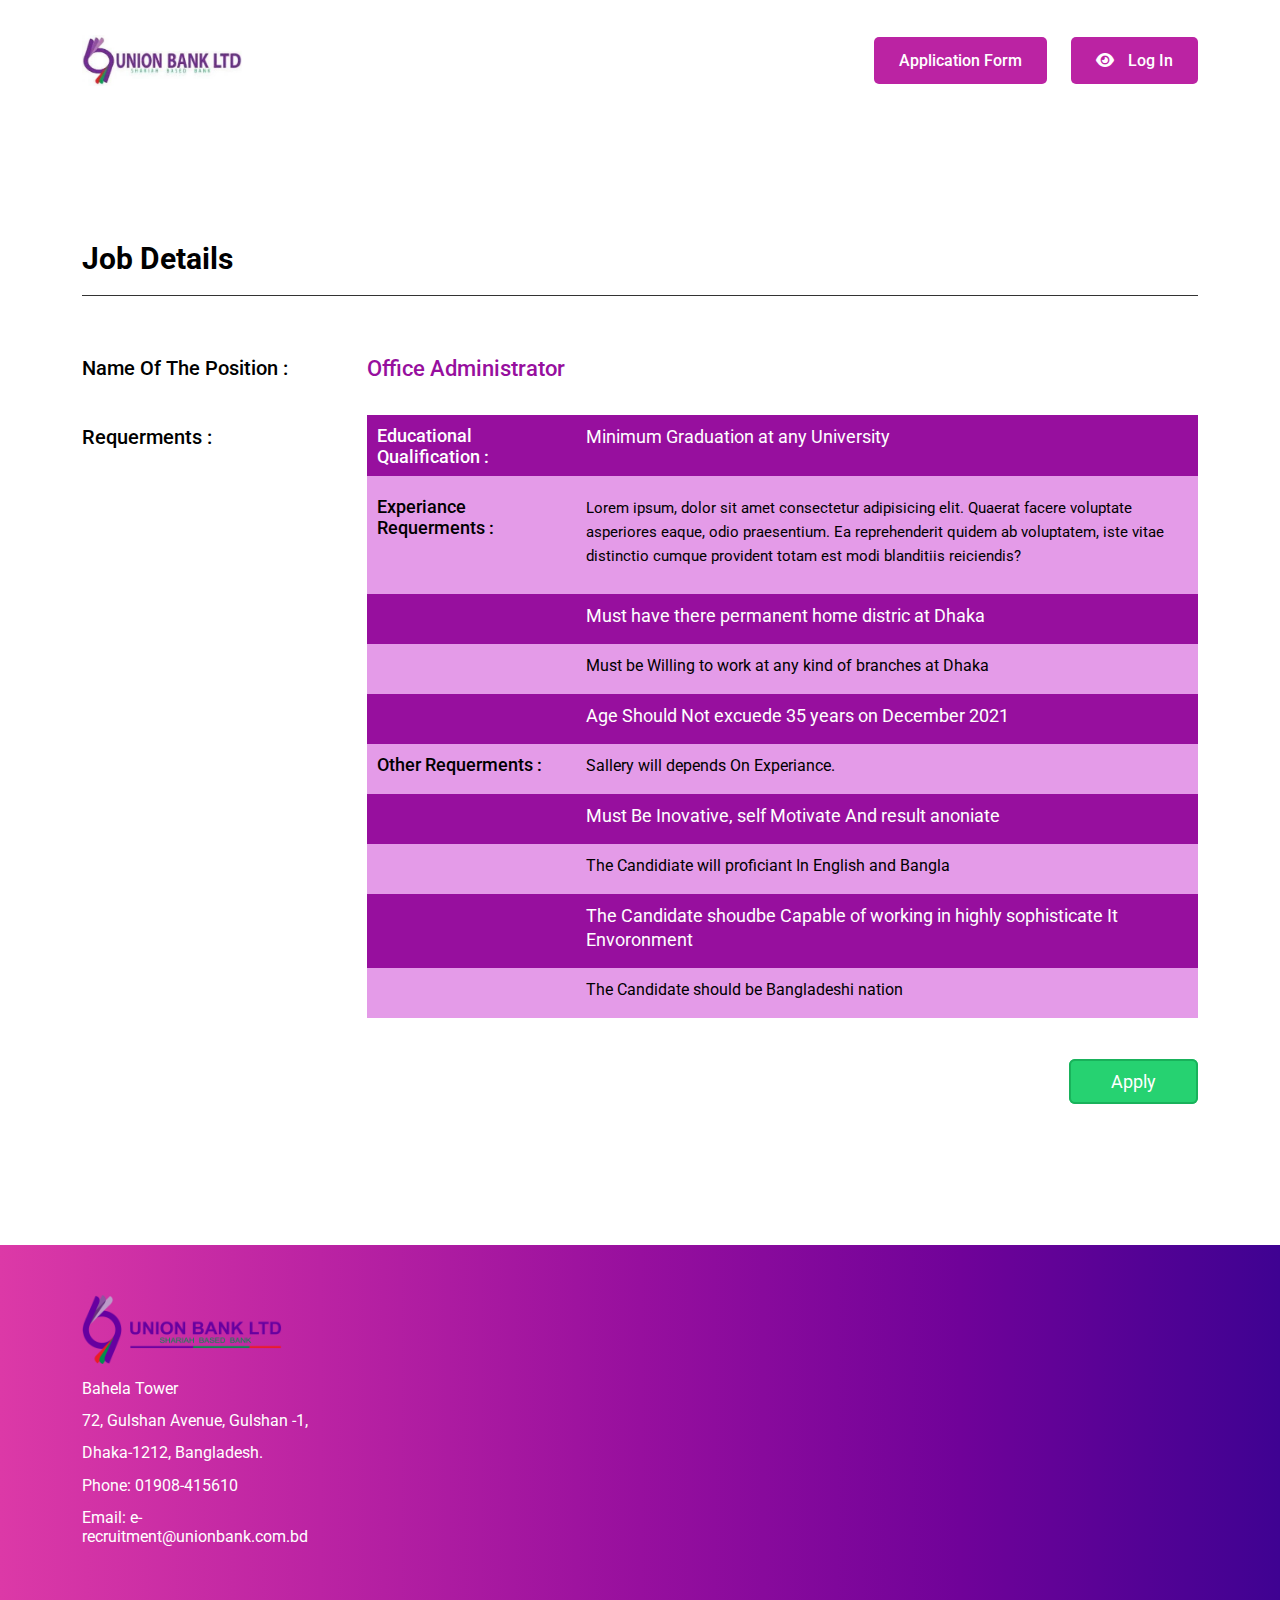
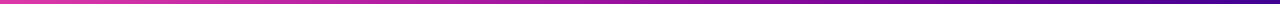
<file: cerculer.html>
<!DOCTYPE html>
<html lang="en">
<head>
    <meta charset="UTF-8">
    <meta http-equiv="X-UA-Compatible" content="IE=edge">
    <meta name="viewport" content="width=device-width, initial-scale=1.0">
    <title>A</title>
    <link rel="shortcut icon" href="favicon.ico" type="image/x-icon">
    <link rel="stylesheet" href="css/bootstrap.min.css">
    <link rel="stylesheet" href="css/all.min.css">
    <link rel="stylesheet" href="css/style.min.css">
    <link rel="stylesheet" href="css/responsive.css">
</head>
<body>
   
 <!--          Header Part strat
     *****************************************-->
     <header id="header">
        <div class="nav">
               <div class="container">
                   <div class="row">
                       <div class="col-12 col-lg-12">
                         <div class="navbar_item">
                            <div class="nav_left">
                                <img src="images/logo.jpg" alt="">
                            </div>
                            <div class="nav_middle">
                                <div class="nav_list d-lg-block d-none">
                                    <a href="#" class="application" >Application Form</a>
                                  <a href="#" data-bs-toggle="modal" data-bs-target="#staticBackdrop2"> <span><i class="fa-solid fa-eye"></i></span> Log In</a>                
                                </div>
                                <div class="dashbbord d-block d-lg-none">
                                    <a href="#"data-bs-toggle="offcanvas" data-bs-target="#offcanvasRight" aria-controls="offcanvasRight"> <i class="fa-solid fa-bars"></i></a>
                                </div>
                            </div>
                         </div>
                       </div>
                   </div>
               </div>
        </div>
     </header>  
 <!--          Header Part End
     *****************************************-->

 <!--         Cerculer Part start
     *****************************************-->
     <section>
        <div class="cerculer">
            <div class="container">
                <div class="row">
                    <div class="col-lg-12">
                        <div class="cerculer_header">
                            <h4>Job Details</h4>
                       </div>
                    </div>
                </div>

               <div class="cerculer_main">
                   <div class="row">
                       <div class="col-6 col-lg-3">
                           <h4>Name Of The Position :</h4>
                       </div>
                       <div class="col-6 col-lg-9">
                           <h5> Office Administrator </h5>
                       </div>
                   </div>
                   <div class="row mt-4">
                    <div class="col-lg-3">
                        <h4>Requerments :</h4>
                    </div>
                    <div class="col-12 col-lg-9">
                       <div class="cercule_req">
                        <div class="row">
                            <div class="col-12 col-lg-3">
                                <h3>Educational Qualification :</h3>
                            </div>
                            <div class="col-12 col-lg-9">
                                <p>Minimum Graduation at any University</p>
                            </div>
                        </div>
                       </div>
                       <div class="cercule_req2">
                        <div class="row">
                            <div class="col-12 col-lg-3">
                                <h3>Experiance Requerments :</h3>
                            </div>
                            <div class="col-12 col-lg-9">
                                <p>Lorem ipsum, dolor sit amet consectetur adipisicing elit. Quaerat facere voluptate asperiores eaque, odio praesentium. Ea reprehenderit quidem ab voluptatem, iste vitae distinctio cumque provident totam est modi blanditiis reiciendis?</p>
                            </div>
                        </div>
                       </div>
                       <div class="cercule_req">
                        <div class="row">
                            <div class="col-12 col-lg-3">
                            </div>
                            <div class="col-12 col-lg-9">
                                <p>Must have there permanent home distric at Dhaka</p>
                            </div>
                        </div>
                       </div>
                       <div class="cercule_req" style="background-color: #e49be8;">
                        <div class="row">
                            <div class="col-12 col-lg-3">
                                <h3></h3>
                            </div>
                            <div class="col-12 col-lg-9">
                                <p style=" font-size: 16px; color: black;">Must be Willing to work at any kind of branches at Dhaka</p>
                            </div>
                        </div>
                       </div>

                       <div class="cercule_req">
                        <div class="row">
                            <div class="col-12 col-lg-3">
                                <h3></h3>
                            </div>
                            <div class="col-12 col-lg-9">
                                <p>Age Should Not excuede 35 years on December 2021</p>
                            </div>
                        </div>
                       </div>
                       <div class="cercule_req" style="background-color: #e49be8;">
                        <div class="row">
                            <div class="col-12 col-lg-3">
                                <h3 style="color: black;">Other Requerments :</h3>
                            </div>
                            <div class="col-12 col-lg-9">
                                <p style=" font-size: 16px; color: black;">Sallery will depends On Experiance.</p>
                            </div>
                        </div>
                       </div>
                       <div class="cercule_req">
                        <div class="row">
                            <div class="col-12 col-lg-3">
                            </div>
                            <div class="col-12 col-lg-9">
                                <p>Must Be Inovative, self Motivate And result anoniate </p>
                            </div>
                        </div>
                       </div>
                       <div class="cercule_req" style="background-color: #e49be8;">
                        <div class="row">
                            <div class="col-12 col-lg-3">
                                <h3 style="color: black;"></h3>
                            </div>
                            <div class="col-12 col-lg-9">
                                <p style=" font-size: 16px; color: black;">The Candidiate will proficiant In English and Bangla</p>
                            </div>
                        </div>
                       </div>
                       <div class="cercule_req">
                        <div class="row">
                            <div class="col-12 col-lg-3">
                            </div>
                            <div class="col-12 col-lg-9">
                                <p>The Candidate shoudbe Capable of working in highly sophisticate It Envoronment</p>
                            </div>
                        </div>
                       </div>
                       <div class="cercule_req" style="background-color: #e49be8;">
                        <div class="row">
                            <div class="col-12 col-lg-3">
                                <h3 style="color: black;"></h3>
                            </div>
                            <div class="col-12 col-lg-9">
                                <p style=" font-size: 16px; color: black;">The Candidate should be Bangladeshi nation</p>
                            </div>
                        </div>
                       </div>
                    </div>
                </div>
                <div class="row">
                    <div class="col-lg-12 text-end">
                       <div class="apply_btn">
                        <a href="apply.html">Apply</a>
                       </div>
                    </div>
                </div>
               </div>
            </div>
        </div>
    </section>
 <!--        Cerculer Part End 
     *****************************************-->
 
<!--          Backto Top part Start
     *****************************************-->
<a class="backtotop"></a>

<!--         Back to top Part End
     *****************************************-->

<!--         Ogff can part start
     *****************************************-->

     <div class="offcanvas offcanvas-end" tabindex="-1" id="offcanvasRight" aria-labelledby="offcanvasRightLabel">
        <div class="offcanvas-header">
          <h5 id="offcanvasRightLabel">
              <img src="images/logo.jpg" alt="">
          </h5>
          <button type="button" class="btn-close text-reset" data-bs-dismiss="offcanvas" aria-label="Close"></button>
        </div>
        <div class="offcanvas-body">
          <div class="nav_middle">
              <div class="nav_list">
                  <h4><a href="index.html">Home <span></span></a></h4>
                  <a href="#" class="application" >Application Form</a>
                <a href="#" data-bs-toggle="modal" data-bs-target="#staticBackdrop2"> <span><i class="fa-solid fa-eye"></i></span> Log In</a> 
                
               
              </div>
          </div>
        </div>
      </div>


<!--          footer part Satrt
     *****************************************-->

<section>
  <div class="footer">
      <div class="container">
          <div class="row">
              <div class="col-lg-3">
                  <div class="footer_one">
                      <div class="footer_img">
                          <img src="images/u.png" alt="">
                      </div>
                      <h5>Bahela Tower</h5>
                      <h5>72, Gulshan Avenue, Gulshan -1, </h5>
                      <h5>Dhaka-1212, Bangladesh. </h5>
                      <h5>Phone: 01908-415610 </h5>
                      <h5>Email: e-recruitment@unionbank.com.bd </h5>
                  </div>
              </div>
          </div>
      </div>
  </div>
</section>



<!--         footer Part End
     *****************************************-->

<!--  MOdal Part Satrt -->
<section id="modal_2">
    <div class="row">
        <div class="col-12 col-lg-12">
            <div class="modal fade" id="staticBackdrop2" data-bs-backdrop="static" data-bs-keyboard="false" tabindex="-1" aria-labelledby="staticBackdropLabel" aria-hidden="true">
                <div class="modal-dialog">
                  <div class="modal-content">
                    <div class="modal-header">
                      <h5 class="modal-title" id="staticBackdropLabel"></h5>
                        
                      <button type="button" class="btn-close" data-bs-dismiss="modal" aria-label="Close"></button>
                    </div>
                    <div class="modal-body">
                     <div class="row">
                       <div class="col-lg-12">
                        <div class="login_form">
                          <div class="row">
                              <div class="col-lg-12">
                                  <div class="login_header">
                                      <img src="images/login_avtar.png" alt="">
                                  </div>
                                  <div class="input_div">
                                      <div class="input_icon">
                                        <i class="fa-solid fa-user"></i>
                                      </div>
                                      <div class="input_item">
                                         <form action="#">
                                             <input class="form_control" type="text" placeholder="User Id">
                                         </form>
                                      </div>
                                  </div>
                  
                                  <div class="input_div mt-4">
                                    <div class="input_icon">
                                        <i class="fa-solid fa-lock"></i>
                                    </div>
                                    <div class="input_item">
                                       <form action="#">
                                           <input class="form_control" type="password" placeholder="Password">
                                       </form>
                                    </div>
                                </div>
                  
                                <div class="login_button">
                                    <h3><a href="#"> Log In</a></h3>
                                </div>
                              </div>
                          </div>
                         </div>
                       </div>
                     </div>
                      </div>
                    </div>
                  </div>
                </div>
              </div>
        </div>
    </div>
  </section>



<!--
         Javascript Script Linker Part
    [][][][][][[][][][][][[][][][][][][][][][][]-->
    <script src="js/jquery-1.12.4.min.js"></script>
    <script src="js/bootstrap.min.js"></script>


    <script src="js/custom.js"></script>


</body>
</html>
</file>
<file: css/responsive.css>
@media (min-width: 320px) and (max-width: 479.98px){  
    /* home  */
    .home .home_right h3 {
        font-size: 26px;
    }
    .job{
        padding: 10px 0;
    }
    .home .home_right .apply_sec {
        width: 90%;
        margin: 0 auto;
    }
    .home {
        padding: 50px 0;
    }
    .home .home_right .apply_sec {
        padding: 20px 5px;
        margin-top: 10px;
    }
/* offcan */
.btn-close:focus {
	box-shadow: none;
}
  /* Crad */
  .cards {
	padding: 50px 0;
}
.cards .card_item {
	margin-top: 20px;
}
.cards .card_item h3 {
	font-size: 24px;
}
.cards .card_item p {
	font-size: 13px;
	padding: 15px 0;
}
.cards .card_item {
	padding: 40px 40px;
}

/* job */
.job_application {
	padding: 20px 0;
}


/* footer */
.footer .footer_one h5 {
	font-size: 13px;
	color: #ffff;
	padding-top: 5px;
	font-weight: 400;
}
.footer {
	padding: 30px 0;
}
/* login */
#modal_2 .modal .modal-dialog .modal-content .modal-body .login_form {
	padding: 0px 0;
}

#modal_2 .modal .modal-dialog .modal-content .modal-body .login_form .input_div {
	width: 90%;
}
#modal_2 .modal .modal-dialog .modal-content .modal-body .login_form .login_button {
	width: 90%;
}

/* admit */
#modal_3 .modal .modal-dialog .modal-content .modal-body .login_form {
	padding: 10px 0;
}
#modal_3 .modal .modal-dialog .modal-content .modal-body .login_form .input_div {
	width: 80%;
}
#modal_3 .modal .modal-dialog .modal-content .modal-body .login_form .login_button {
	width: 80%;
}
/* apointment */
#modal_4 .modal .modal-dialog .modal-content .modal-body .login_form .input_div {
	width: 80%;
}
#modal_4 .modal .modal-dialog .modal-content .modal-body .login_form .login_button {
	width: 80%;
}

/* application */
.job .apply_item {
	line-height: 0px;
	padding: 40px 20px;
}
.job .apply_item .title h5 {
	font-size: 20px;
	line-height: 0px;
}
.job .apply_item h3 {
	margin-top: 10px;
}
.job .apply_item h6 {
	line-height: 0px;
    padding: 10px 0;
}
.p_bottom{
    padding-bottom: 30px;
}
/* cerculer */
.cerculer .cerculer_main h4 {
	font-size: 16px;
}
.cerculer .cerculer_main h5 {
	font-size: 18px;
}
.cerculer .cerculer_main .cercule_req2 p {
	font-size: 14px;
}
.cerculer .cerculer_main .cercule_req p {
	font-size: 14px;
}
.cerculer {
	padding: 10px 0;
}
/* Apply form */
.apply_form .apply_main_form .form_body .input_title {
	justify-content: flex-start;
	
}
.apply_form .apply_main_form .form_body .input_title h5{
	padding-left: 10px;
}


}
@media (min-width: 480px) and (max-width: 575.98px){  
    /* home  */
    .home .home_right h3 {
        font-size: 26px;
    }
    .job{
        padding: 10px 0;
    }
    .home .home_right .apply_sec {
        width: 90%;
        margin: 0 auto;
    }
    .home {
        padding: 50px 0;
    }
    .home .home_right .apply_sec {
        padding: 20px 5px;
        margin-top: 10px;
    }
/* offcan */
.btn-close:focus {
	box-shadow: none;
}
  /* Crad */
  .cards {
	padding: 50px 0;
}
.cards .card_item {
	margin-top: 20px;
}
.cards .card_item h3 {
	font-size: 24px;
}
.cards .card_item p {
	font-size: 13px;
	padding: 15px 0;
}
.cards .card_item {
	padding: 40px 40px;
}

/* job */
.job_application {
	padding: 20px 0;
}


/* footer */
.footer .footer_one h5 {
	font-size: 13px;
	color: #ffff;
	padding-top: 5px;
	font-weight: 400;
}
.footer {
	padding: 30px 0;
}
/* login */
#modal_2 .modal .modal-dialog .modal-content .modal-body .login_form {
	padding: 0px 0;
}

#modal_2 .modal .modal-dialog .modal-content .modal-body .login_form .input_div {
	width: 90%;
}
#modal_2 .modal .modal-dialog .modal-content .modal-body .login_form .login_button {
	width: 90%;
}

/* admit */
#modal_3 .modal .modal-dialog .modal-content .modal-body .login_form {
	padding: 10px 0;
}
#modal_3 .modal .modal-dialog .modal-content .modal-body .login_form .input_div {
	width: 80%;
}
#modal_3 .modal .modal-dialog .modal-content .modal-body .login_form .login_button {
	width: 80%;
}
/* apointment */
#modal_4 .modal .modal-dialog .modal-content .modal-body .login_form .input_div {
	width: 80%;
}
#modal_4 .modal .modal-dialog .modal-content .modal-body .login_form .login_button {
	width: 80%;
}

/* application */
.job .apply_item {
	line-height: 0px;
	padding: 40px 20px;
}
.job .apply_item .title h5 {
	font-size: 20px;
	line-height: 0px;
}
.job .apply_item h3 {
	margin-top: 10px;
}
.job .apply_item h6 {
	line-height: 0px;
    padding: 10px 0;
}
.p_bottom{
    padding-bottom: 30px;
}
/* cerculer */
.cerculer .cerculer_main h4 {
	font-size: 16px;
}
.cerculer .cerculer_main h5 {
	font-size: 18px;
}
.cerculer .cerculer_main .cercule_req2 p {
	font-size: 14px;
}
.cerculer .cerculer_main .cercule_req p {
	font-size: 14px;
}
.cerculer {
	padding: 10px 0;
}
/* Apply form */
.apply_form .apply_main_form .form_body .input_title {
	justify-content: flex-start;
	
}
.apply_form .apply_main_form .form_body .input_title h5{
	padding-left: 10px;
}


}
@media (min-width: 576px) and (max-width: 767.98px){  
    /* home  */
    .home .home_right h3 {
        font-size: 26px;
    }
    .job{
        padding: 10px 0;
    }
    .home .home_right .apply_sec {
        width: 90%;
        margin: 0 auto;
    }
    .home {
        padding: 50px 0;
    }
    .home .home_right .apply_sec {
        padding: 20px 5px;
        margin-top: 10px;
    }
/* offcan */
.btn-close:focus {
	box-shadow: none;
}
  /* Crad */
  .cards {
	padding: 50px 0;
}
.cards .card_item {
	margin-top: 20px;
}
.cards .card_item h3 {
	font-size: 24px;
}
.cards .card_item p {
	font-size: 13px;
	padding: 15px 0;
}
.cards .card_item {
	padding: 40px 5px;
}

/* job */
.job_application {
	padding: 20px 0;
}


/* footer */
.footer .footer_one h5 {
	font-size: 13px;
	color: #ffff;
	padding-top: 5px;
	font-weight: 400;
}
.footer {
	padding: 30px 0;
}
/* login */
#modal_2 .modal .modal-dialog .modal-content .modal-body .login_form {
	padding: 0px 0;
}

#modal_2 .modal .modal-dialog .modal-content .modal-body .login_form .input_div {
	width: 90%;
}
#modal_2 .modal .modal-dialog .modal-content .modal-body .login_form .login_button {
	width: 90%;
}

/* admit */
#modal_3 .modal .modal-dialog .modal-content .modal-body .login_form {
	padding: 10px 0;
}
#modal_3 .modal .modal-dialog .modal-content .modal-body .login_form .input_div {
	width: 80%;
}
#modal_3 .modal .modal-dialog .modal-content .modal-body .login_form .login_button {
	width: 80%;
}
/* apointment */
#modal_4 .modal .modal-dialog .modal-content .modal-body .login_form .input_div {
	width: 80%;
}
#modal_4 .modal .modal-dialog .modal-content .modal-body .login_form .login_button {
	width: 80%;
}

/* application */
.job .apply_item {
	line-height: 0px;
	padding: 40px 20px;
}
.job .apply_item .title h5 {
	font-size: 20px;
	line-height: 0px;
}
.job .apply_item h3 {
	margin-top: 10px;
}
.job .apply_item h6 {
	line-height: 0px;
    padding: 10px 0;
}
.p_bottom{
    padding-bottom: 30px;
}
/* cerculer */
.cerculer .cerculer_main h4 {
	font-size: 16px;
}
.cerculer .cerculer_main h5 {
	font-size: 18px;
}
.cerculer .cerculer_main .cercule_req2 p {
	font-size: 14px;
}
.cerculer .cerculer_main .cercule_req p {
	font-size: 14px;
}
.cerculer {
	padding: 10px 0;
}
/* Apply form */
.apply_form .apply_main_form .form_body .input_title {
	justify-content: flex-start;
	
}
.apply_form .apply_main_form .form_body .input_title h5{
	padding-left: 10px;
}


}
</file>
<file: css/style.min.css>
@import url("https://fonts.googleapis.com/css2?family=Roboto:wght@400;500;700&display=swap");*{margin:0;padding:0;-webkit-box-sizing:border-box;box-sizing:border-box}body{font-family:'Roboto', sans-serif}a{text-decoration:none}.w-img img{width:100%}.m-img img{max-width:100%}a,.btn,button,span,p,i,input,select,textarea,li,img,svg path,*::after,*::before,.transition-3,h1,h2,h3,h4,h5,h6{-webkit-transition:all 0.3s ease-out 0s;transition:all 0.3s ease-out 0s}a:focus,.button:focus{text-decoration:none;outline:none}a:focus,a:hover{color:inherit;text-decoration:none}a,button{color:inherit;outline:none;border:none;background:transparent}button:hover{cursor:pointer}button:focus{outline:0;border:0}.uppercase{text-transform:uppercase}.capitalize{text-transform:capitalize}h1,h2,h3,h4,h5,h6{margin-top:0px;-webkit-transition:all 0.3s ease-out 0s;transition:all 0.3s ease-out 0s}ul{margin:0px;padding:0px}li{list-style:none}p{font-size:15px;font-weight:400;line-height:24px}*::-moz-selection{color:#606060;text-shadow:none}::-moz-selection{color:#636262;text-shadow:none}::selection{color:#9a9a9a;text-shadow:none}*::-webkit-input-placeholder{font-size:14px;opacity:1}*:-ms-input-placeholder{font-size:14px;opacity:1}*::-ms-input-placeholder{font-size:14px;opacity:1}*::placeholder{font-size:14px;opacity:1}.fix{overflow:hidden}.clear{clear:both}.f-left{float:left}.f-right{float:right}.z-index-1{z-index:1}.z-index-11{z-index:11}.z-index-111{z-index:11}.overflow-y-visible{overflow-x:hidden;overflow-y:visible}.p-relative{position:relative}.p-absolute{position:absolute}.pl-100{padding-left:100px}.pr-100{padding-right:100px}.width-70{width:70% !important}.width-50{width:50% !important;margin:0 auto}#header .nav .navbar_item{display:-webkit-box;display:-ms-flexbox;display:flex;-webkit-box-pack:justify;-ms-flex-pack:justify;justify-content:space-between;-webkit-box-align:center;-ms-flex-align:center;align-items:center;padding:35px 0}#header .nav .navbar_item .nav_left img{width:160px}#header .nav .navbar_item .nav_middle .nav_list .application{margin-right:20px}#header .nav .navbar_item .nav_middle .nav_list a{padding:14px 25px;background-color:#bb23a3;font-size:16px;font-weight:500;color:#ffff;border-radius:5px;-webkit-border-radius:5px;-moz-border-radius:5px;-ms-border-radius:5px;-o-border-radius:5px}#header .nav .navbar_item .nav_middle .nav_list a span{padding-right:10px}#header .nav .navbar_item .nav_middle .dashbbord{padding-right:15px}#header .nav .navbar_item .nav_middle .dashbbord i{padding:10px 10px;border:1px solid #970f9e;font-size:22px;color:#970f9e;border-radius:5px;-webkit-border-radius:5px;-moz-border-radius:5px;-ms-border-radius:5px;-o-border-radius:5px}.home{background-image:-webkit-gradient(linear, left top, right top, from(#dc39a7), color-stop(#bb23a3), color-stop(#970f9e), color-stop(#700299), to(#3f0292));background-image:linear-gradient(to right, #dc39a7, #bb23a3, #970f9e, #700299, #3f0292);z-index:-1;opacity:.88;padding:120px 0}.home .home_left img{width:100%}.home .home_right h3{color:#ffff;font-size:36px;font-weight:700;padding-bottom:20px}.home .home_right .job2 h5{color:#000;font-size:16px;font-weight:400;display:inline-block;padding:13px 15px;background-color:#ffff;border-radius:10px;-webkit-border-radius:10px;-moz-border-radius:10px;-ms-border-radius:10px;-o-border-radius:10px;position:relative}.home .home_right .job2 h5::after{position:absolute;content:'';bottom:-8px;left:50%;background-color:#ffff;height:20px;width:20px;transform:translateX(-50%) rotate(45deg);-webkit-transform:translateX(-50%) rotate(45deg);-moz-transform:translateX(-50%) rotate(45deg);-ms-transform:translateX(-50%) rotate(45deg);-o-transform:translateX(-50%) rotate(45deg);border-radius:3px;-webkit-border-radius:3px;-moz-border-radius:3px;-ms-border-radius:3px;-o-border-radius:3px}.home .home_right .apply_sec{width:60%;margin:0 auto;padding:20px 30px;background-color:#ffff;margin-top:30px;border-radius:15px;-webkit-border-radius:15px;-moz-border-radius:15px;-ms-border-radius:15px;-o-border-radius:15px;cursor:pointer}.home .home_right .apply_sec:hover{background-color:#26d271}.home .home_right .apply_sec:hover i{color:#ffff;border:1px solid #ffff}.home .home_right .apply_sec:hover h5{color:#ffff}.home .home_right .apply_sec i{font-size:20px;color:#26d271;border:1px solid #26d271;padding:15px 15px;border-radius:50%;-webkit-border-radius:50%;-moz-border-radius:50%;-ms-border-radius:50%;-o-border-radius:50%}.home .home_right .apply_sec h5{font-size:20px;color:#26d271;font-weight:500;padding:10px 0}.home .home_right .apply_sec p{font-size:15px;color:#0f0f0f;font-weight:400;line-height:28px}.cards{padding:100px 0}.cards .card_header{padding-top:20px}.cards .card_header h4{font-size:36px;color:#000;font-weight:700}.cards .card_item{text-align:center;padding:70px 50px;background-image:-webkit-gradient(linear, left top, left bottom, from(#dc39a7), color-stop(#c220a9), color-stop(#a404ac), color-stop(#8000b0), to(#4d01b3));background-image:linear-gradient(to bottom, #dc39a7, #c220a9, #a404ac, #8000b0, #4d01b3);border-radius:10px;-webkit-border-radius:10px;-moz-border-radius:10px;-ms-border-radius:10px;-o-border-radius:10px}.cards .card_item:hover{transform:scale(1.05);-webkit-transform:scale(1.05);-moz-transform:scale(1.05);-ms-transform:scale(1.05);-o-transform:scale(1.05);transition:all linear .3s;-webkit-transition:all linear .3s;-moz-transition:all linear .3s;-ms-transition:all linear .3s;-o-transition:all linear .3s}.cards .card_item:hover a{color:#f2f2f2}.cards .card_item h3{font-size:28px;color:#ffff;font-weight:500}.cards .card_item p{font-size:15px;color:#ffff;font-weight:400;line-height:28px;padding:20px 0}.cards .card_item a{padding:12px 28px;color:white;font-size:18px;font-weight:500;color:#000;background:#26d271;border-radius:10px;-webkit-border-radius:10px;-moz-border-radius:10px;-ms-border-radius:10px;-o-border-radius:10px}.cards .card_item a:hover{background-color:#26d271;color:#ffff}.backtotop{display:inline-block;background-color:#FF9800;width:50px;height:50px;text-align:center;border-radius:4px;position:fixed;bottom:30px;right:30px;-webkit-transition:background-color .3s,  opacity .5s, visibility .5s;transition:background-color .3s,  opacity .5s, visibility .5s;opacity:0;visibility:hidden;z-index:1000}.backtotop::after{content:"\f077";font-family:FontAwesome;font-weight:normal;font-style:normal;font-size:2em;line-height:50px;color:#fff}.backtotop:hover{cursor:pointer;background-color:#333}.backtotop:active{background-color:#555}.backtotop.show{opacity:1;visibility:visible}.offcanvas .offcanvas-header img{width:150px}.offcanvas .offcanvas-body{background-color:#970f9e}.offcanvas .offcanvas-body .nav_middle .nav_list{padding:10px 0}.offcanvas .offcanvas-body .nav_middle .nav_list .application{margin-right:20px}.offcanvas .offcanvas-body .nav_middle .nav_list a{padding:14px 25px;background-color:#ffff;font-size:16px;font-weight:500;color:#970f9e;border-radius:5px;-webkit-border-radius:5px;-moz-border-radius:5px;-ms-border-radius:5px;-o-border-radius:5px}.offcanvas .offcanvas-body .nav_middle .nav_list a span{padding-right:10px}.offcanvas .offcanvas-body .nav_middle .nav_list h4{padding:30px 0}.offcanvas .offcanvas-body .nav_middle .nav_list h4 a{padding:14px 25px;background-color:#ffff;font-size:16px;font-weight:500;color:#970f9e;border-radius:5px;-webkit-border-radius:5px;-moz-border-radius:5px;-ms-border-radius:5px;-o-border-radius:5px}.offcanvas .offcanvas-body .nav_middle .nav_list h4 a span{padding-right:10px}.footer{background-image:-webkit-gradient(linear, left top, right top, from(#dc39a7), color-stop(#bb23a3), color-stop(#970f9e), color-stop(#700299), to(#3f0292));background-image:linear-gradient(to right, #dc39a7, #bb23a3, #970f9e, #700299, #3f0292);padding:50px 0}.footer .footer_one .footer_img{padding-bottom:10px}.footer .footer_one .footer_img img{width:200px}.footer .footer_one h5{font-size:16px;color:#ffff;padding-top:5px;font-weight:400}.footer .footer_foot{border-top:1px solid #ffff}#modal_2 .modal .modal-dialog{max-width:500px;position:relative}#modal_2 .modal .modal-dialog .modal-content{padding:20px 0;background-color:#fdfdfd;outline:0;z-index:1;opacity:1}#modal_2 .modal .modal-dialog .modal-content .modal-header{border-bottom:none}#modal_2 .modal .modal-dialog .modal-content .modal-header .btn-close:focus{outline:0;-webkit-box-shadow:0 0 0 .25rem transparent;box-shadow:0 0 0 .25rem transparent;opacity:1}#modal_2 .modal .modal-dialog .modal-content .modal-header button{position:absolute;top:30px;right:30px;background-color:white;opacity:1}#modal_2 .modal .modal-dialog .modal-content .modal-body .login_form{padding:50px 0}#modal_2 .modal .modal-dialog .modal-content .modal-body .login_form .login_header{text-align:center;margin-bottom:30px}#modal_2 .modal .modal-dialog .modal-content .modal-body .login_form .login_header img{width:200px}#modal_2 .modal .modal-dialog .modal-content .modal-body .login_form .input_div{width:70%;height:45px;border-bottom:3px solid #970f9e;margin:0 auto;display:-webkit-box;display:-ms-flexbox;display:flex;-webkit-box-align:center;-ms-flex-align:center;align-items:center;padding-left:10px}#modal_2 .modal .modal-dialog .modal-content .modal-body .login_form .input_div .input_icon i{font-size:21px;color:#970f9e}#modal_2 .modal .modal-dialog .modal-content .modal-body .login_form .input_div .input_item form .form_control{margin:0 auto;display:block;width:100%;height:45px;border:none;outline:none;background:none;padding:10px 20px;font-size:1.3rem;color:#555}#modal_2 .modal .modal-dialog .modal-content .modal-body .login_form .input_div .input_item form .form_control::-webkit-input-placeholder{font-size:16px;color:#595959;font-weight:400}#modal_2 .modal .modal-dialog .modal-content .modal-body .login_form .input_div .input_item form .form_control:-ms-input-placeholder{font-size:16px;color:#595959;font-weight:400}#modal_2 .modal .modal-dialog .modal-content .modal-body .login_form .input_div .input_item form .form_control::-ms-input-placeholder{font-size:16px;color:#595959;font-weight:400}#modal_2 .modal .modal-dialog .modal-content .modal-body .login_form .input_div .input_item form .form_control::placeholder{font-size:16px;color:#595959;font-weight:400}#modal_2 .modal .modal-dialog .modal-content .modal-body .login_form .login_button{width:70%;margin:0 auto}#modal_2 .modal .modal-dialog .modal-content .modal-body .login_form .login_button h3{height:55px;background-image:-webkit-gradient(linear, left top, right top, from(#dc39a7), color-stop(#bb23a3), color-stop(#970f9e), color-stop(#700299), to(#3f0292));background-image:linear-gradient(to right, #dc39a7, #bb23a3, #970f9e, #700299, #3f0292);border-radius:30px;-webkit-border-radius:30px;-moz-border-radius:30px;-ms-border-radius:30px;-o-border-radius:30px;line-height:50px;text-align:center;cursor:pointer;margin:50px 0}#modal_2 .modal .modal-dialog .modal-content .modal-body .login_form .login_button h3:hover{background-color:#3071A9}#modal_2 .modal .modal-dialog .modal-content .modal-body .login_form .login_button h3 a{font-size:21px;color:#ffff;font-weight:700}.job_application{padding:100px 0}.job_application .application_left h3{font-size:30px;font-weight:500;color:#000}.job_application .application_left .offer_list{padding:30px 0}.job_application .application_left .offer_list h4{font-size:24px;font-weight:500;color:#000}.job_application .application_left .offer_list p{font-size:15px;font-weight:400;color:#333;line-height:28px;padding-bottom:30px}.job_application .application_left .offer_list a{padding:12px 28px;font-size:18px;font-weight:500;color:#ffff;background:-webkit-gradient(linear, left top, left bottom, from(#dc39a7), color-stop(#c220a9), color-stop(#a404ac), color-stop(#8000b0), to(#4d01b3));background:linear-gradient(to bottom, #dc39a7, #c220a9, #a404ac, #8000b0, #4d01b3);border-radius:5px;-webkit-border-radius:5px;-moz-border-radius:5px;-ms-border-radius:5px;-o-border-radius:5px}.job_application .application_left .offer_list a:hover{background-color:#26d271;color:#ffff}.job_application .application_right img{width:100%}.job{padding:150px 0}.job .apply_item{background-color:#fff;-webkit-box-shadow:1px 1.732px 40px 0px rgba(0,0,0,0.2);box-shadow:1px 1.732px 40px 0px rgba(0,0,0,0.2);line-height:90px;padding:0 20px}.job .apply_item .title{padding-left:20px}.job .apply_item .title h5{font-size:22px;font-weight:500;color:#000;line-height:90px}.job .apply_item .title p{font-size:15px;font-weight:400;color:#333}.job .apply_item h3{font-size:15px;font-weight:400;display:inline-block;color:#000;padding:7px 18px;background-color:#26d271;opacity:.7;border-radius:5px;-webkit-border-radius:5px;-moz-border-radius:5px;-ms-border-radius:5px;-o-border-radius:5px}.job .apply_item h6{font-size:16px;font-weight:400;color:#333;line-height:90px}.job .apply_item h6 span{color:#26d271}.job .apply_item a{padding:12px 25px;font-size:17px;font-weight:400;color:#19b25b;border:2px solid #19b25b;border-radius:6px;-webkit-border-radius:6px;-moz-border-radius:6px;-ms-border-radius:6px;-o-border-radius:6px}.job .apply_item a:hover{background-color:#19b25b;color:#ffff}.cerculer{padding:100px 0}.cerculer .cerculer_header{border-bottom:1px solid #333;padding:10px 0}.cerculer .cerculer_header h4{font-size:30px;color:#000;font-weight:700;padding-top:10px}.cerculer .cerculer_main{padding:50px 0}.cerculer .cerculer_main h4{font-size:20px;color:#000;font-weight:500;padding-top:10px}.cerculer .cerculer_main h5{font-size:22px;color:#970f9e;font-weight:500;padding-top:10px}.cerculer .cerculer_main .cercule_req{background-color:#970f9e;padding:0 10px}.cerculer .cerculer_main .cercule_req h3{font-size:18px;color:#ffff;font-weight:500;padding-top:10px}.cerculer .cerculer_main .cercule_req p{font-size:18px;color:#ffff;font-weight:400;padding-top:10px}.cerculer .cerculer_main .cercule_req2{background-color:#e49be8;padding:10px 10px}.cerculer .cerculer_main .cercule_req2 h3{font-size:18px;color:#000;font-weight:500;padding-top:10px}.cerculer .cerculer_main .cercule_req2 p{font-size:15px;color:#000;font-weight:400;padding-top:10px}.cerculer .cerculer_main .apply_btn{margin-top:50px}.cerculer .cerculer_main .apply_btn a{padding:10px 40px;font-size:18px;font-weight:400;color:#ffff;border:2px solid #19b25b;border-radius:6px;-webkit-border-radius:6px;-moz-border-radius:6px;-ms-border-radius:6px;-o-border-radius:6px;background-color:#26d271}.cerculer .cerculer_main .apply_btn a:hover{background-color:#19b25b}.apply_form{padding:100px 0;background-color:#d6eaf6}.apply_form .aply_head{border-bottom:2px solid #797878;padding:10px 0}.apply_form .aply_head h5{font-size:30px;font-weight:700;color:#000}.apply_form .apply_main_form .position{padding:20px 0}.apply_form .apply_main_form .position h4{font-size:20px;font-weight:500;color:#000}.apply_form .apply_main_form .position h5{font-size:20px;font-weight:500;color:#970f9e}.apply_form .apply_main_form .head{background-color:#970f9e;height:45px}.apply_form .apply_main_form .head h4{font-size:18px;font-weight:500;color:#ffff;line-height:45px;padding:0 20px}.apply_form .apply_main_form .form_body{padding:20px 0}.apply_form .apply_main_form .form_body .input_title{display:-webkit-box;display:-ms-flexbox;display:flex;-webkit-box-pack:justify;-ms-flex-pack:justify;justify-content:space-between;-webkit-box-align:center;-ms-flex-align:center;align-items:center}.apply_form .apply_main_form .form_body .input_title h4{font-size:18px;font-weight:500;color:#272626}.apply_form .apply_main_form .form_body textarea{height:100px !important}.apply_form .apply_main_form .form_body .form_control{display:block;width:100%;height:40px;padding:10px !important;font-size:18px;font-weight:500;color:#000000;background-color:rgba(251,251,251,0.817);background-clip:padding-box;border:1px solid #6b6b6c;border-radius:.25rem;-webkit-transition:border-color .15s ease-in-out,-webkit-box-shadow .15s ease-in-out;transition:border-color .15s ease-in-out,-webkit-box-shadow .15s ease-in-out;transition:border-color .15s ease-in-out,box-shadow .15s ease-in-out;transition:border-color .15s ease-in-out,box-shadow .15s ease-in-out,-webkit-box-shadow .15s ease-in-out;-webkit-transition:border-color .15s ease-in-out,box-shadow .15s ease-in-out;-moz-transition:border-color .15s ease-in-out,box-shadow .15s ease-in-out;-ms-transition:border-color .15s ease-in-out,box-shadow .15s ease-in-out;-o-transition:border-color .15s ease-in-out,box-shadow .15s ease-in-out}.apply_form .apply_main_form .form_body .form_control:focus{outline:0}.apply_form .apply_main_form .form_body .form_control::-webkit-input-placeholder{font-size:15px;color:#6d6d6e;font-weight:400}.apply_form .apply_main_form .form_body .form_control:-ms-input-placeholder{font-size:15px;color:#6d6d6e;font-weight:400}.apply_form .apply_main_form .form_body .form_control::-ms-input-placeholder{font-size:15px;color:#6d6d6e;font-weight:400}.apply_form .apply_main_form .form_body .form_control::placeholder{font-size:15px;color:#6d6d6e;font-weight:400}.apply_form .apply_main_form .form_body .form_control:optional{font-size:15px;color:#414142;font-weight:400}.apply_form .apply_main_form .form_body .academic_sheet{margin-top:30px}.apply_form .apply_main_form .form_body .academic_sheet h4{font-size:18px;font-weight:500;color:#000;padding:10px;background-color:#d0a0d3;border:1px solid #f6f3f3}.apply_form .apply_main_form .form_body .experiance_sheet{margin-top:30px}.apply_form .apply_main_form .form_body .experiance_sheet h4{font-size:18px;font-weight:500;color:#000;padding:10px;background-color:#d0a0d3;border:1px solid #f6f3f3}.apply_form .apply_main_form .form_body .academy_list{text-align:center}.apply_form .apply_main_form .form_body .academy_list h4{font-size:17px;font-weight:500;color:#000;height:40px;background-color:#ffff;border:1px solid #c2c0c0;line-height:40px;border-radius:5px;-webkit-border-radius:5px;-moz-border-radius:5px;-ms-border-radius:5px;-o-border-radius:5px}.apply_form .apply_main_form .form_body .academy_list h5{font-size:18px;font-weight:500;color:#000;height:40px;line-height:40px}.apply_form .apply_main_form .form_body .upload{margin-top:50px}.apply_form .apply_main_form .form_body .upload h4{font-size:20px;font-weight:500;color:#000}.apply_form .apply_main_form .form_body .upload span{font-size:15px;font-weight:400;color:#333}.apply_form .apply_main_form .next_btn{margin-top:40px}.apply_form .apply_main_form .next_btn a{padding:11px 40px;background-color:#970f9e;color:white;font-size:20px;font-weight:500;border-radius:5px;-webkit-border-radius:5px;-moz-border-radius:5px;-ms-border-radius:5px;-o-border-radius:5px}#modal_3 .modal .modal-dialog{max-width:500px;position:relative}#modal_3 .modal .modal-dialog .modal-content{padding:20px 0;background-color:#fdfdfd;outline:0;z-index:1;opacity:1}#modal_3 .modal .modal-dialog .modal-content .modal-header{border-bottom:none}#modal_3 .modal .modal-dialog .modal-content .modal-header .btn-close:focus{outline:0;-webkit-box-shadow:0 0 0 .25rem transparent;box-shadow:0 0 0 .25rem transparent;opacity:1}#modal_3 .modal .modal-dialog .modal-content .modal-header button{position:absolute;top:30px;right:30px;background-color:white;opacity:1}#modal_3 .modal .modal-dialog .modal-content .modal-body .login_form{padding:50px 0}#modal_3 .modal .modal-dialog .modal-content .modal-body .login_form .login_header{text-align:center;margin-bottom:30px}#modal_3 .modal .modal-dialog .modal-content .modal-body .login_form .login_header h3{font-size:24px;color:#000;font-weight:500}#modal_3 .modal .modal-dialog .modal-content .modal-body .login_form .input_div{width:70%;height:45px;border-bottom:3px solid #970f9e;margin:0 auto;display:-webkit-box;display:-ms-flexbox;display:flex;-webkit-box-align:center;-ms-flex-align:center;align-items:center;padding-left:10px}#modal_3 .modal .modal-dialog .modal-content .modal-body .login_form .input_div .input_icon i{font-size:21px;color:#970f9e}#modal_3 .modal .modal-dialog .modal-content .modal-body .login_form .input_div .input_item form .form_control{margin:0 auto;display:block;width:100%;height:45px;border:none;outline:none;background:none;padding:10px 20px;font-size:1.3rem;color:#555}#modal_3 .modal .modal-dialog .modal-content .modal-body .login_form .input_div .input_item form .form_control::-webkit-input-placeholder{font-size:16px;color:#595959;font-weight:400}#modal_3 .modal .modal-dialog .modal-content .modal-body .login_form .input_div .input_item form .form_control:-ms-input-placeholder{font-size:16px;color:#595959;font-weight:400}#modal_3 .modal .modal-dialog .modal-content .modal-body .login_form .input_div .input_item form .form_control::-ms-input-placeholder{font-size:16px;color:#595959;font-weight:400}#modal_3 .modal .modal-dialog .modal-content .modal-body .login_form .input_div .input_item form .form_control::placeholder{font-size:16px;color:#595959;font-weight:400}#modal_3 .modal .modal-dialog .modal-content .modal-body .login_form .login_button{width:70%;margin:0 auto}#modal_3 .modal .modal-dialog .modal-content .modal-body .login_form .login_button h3{height:55px;background-image:-webkit-gradient(linear, left top, right top, from(#dc39a7), color-stop(#bb23a3), color-stop(#970f9e), color-stop(#700299), to(#3f0292));background-image:linear-gradient(to right, #dc39a7, #bb23a3, #970f9e, #700299, #3f0292);border-radius:30px;-webkit-border-radius:30px;-moz-border-radius:30px;-ms-border-radius:30px;-o-border-radius:30px;line-height:50px;text-align:center;cursor:pointer;margin:50px 0}#modal_3 .modal .modal-dialog .modal-content .modal-body .login_form .login_button h3:hover{background-image:-webkit-gradient(linear, left top, left bottom, from(#dc39a7), color-stop(#c220a9), color-stop(#a404ac), color-stop(#8000b0), to(#4d01b3));background-image:linear-gradient(to bottom, #dc39a7, #c220a9, #a404ac, #8000b0, #4d01b3);transition:all linear .4s;-webkit-transition:all linear .4s;-moz-transition:all linear .4s;-ms-transition:all linear .4s;-o-transition:all linear .4s}#modal_3 .modal .modal-dialog .modal-content .modal-body .login_form .login_button h3 a{font-size:21px;color:#ffff;font-weight:700}#modal_4 .modal .modal-dialog{max-width:500px;position:relative}#modal_4 .modal .modal-dialog .modal-content{padding:20px 0;background-color:#fdfdfd;outline:0;z-index:1;opacity:1}#modal_4 .modal .modal-dialog .modal-content .modal-header{border-bottom:none}#modal_4 .modal .modal-dialog .modal-content .modal-header h3{font-size:30px;color:#000;font-weight:500}#modal_4 .modal .modal-dialog .modal-content .modal-header .btn-close:focus{outline:0;-webkit-box-shadow:0 0 0 .25rem transparent;box-shadow:0 0 0 .25rem transparent;opacity:1}#modal_4 .modal .modal-dialog .modal-content .modal-header button{position:absolute;top:30px;right:30px;background-color:white;opacity:1}#modal_4 .modal .modal-dialog .modal-content .modal-body .login_form{padding:50px 0}#modal_4 .modal .modal-dialog .modal-content .modal-body .login_form .login_header{text-align:center;margin-bottom:30px}#modal_4 .modal .modal-dialog .modal-content .modal-body .login_form .login_header h3{font-size:24px;color:#000;font-weight:500}#modal_4 .modal .modal-dialog .modal-content .modal-body .login_form .input_div{width:70%;height:45px;border-bottom:3px solid #970f9e;margin:0 auto;display:-webkit-box;display:-ms-flexbox;display:flex;-webkit-box-align:center;-ms-flex-align:center;align-items:center;padding-left:10px}#modal_4 .modal .modal-dialog .modal-content .modal-body .login_form .input_div .input_icon i{font-size:21px;color:#970f9e}#modal_4 .modal .modal-dialog .modal-content .modal-body .login_form .input_div .input_item form .form_control{margin:0 auto;display:block;width:100%;height:45px;border:none;outline:none;background:none;padding:10px 20px;font-size:1.3rem;color:#555}#modal_4 .modal .modal-dialog .modal-content .modal-body .login_form .input_div .input_item form .form_control::-webkit-input-placeholder{font-size:16px;color:#595959;font-weight:400}#modal_4 .modal .modal-dialog .modal-content .modal-body .login_form .input_div .input_item form .form_control:-ms-input-placeholder{font-size:16px;color:#595959;font-weight:400}#modal_4 .modal .modal-dialog .modal-content .modal-body .login_form .input_div .input_item form .form_control::-ms-input-placeholder{font-size:16px;color:#595959;font-weight:400}#modal_4 .modal .modal-dialog .modal-content .modal-body .login_form .input_div .input_item form .form_control::placeholder{font-size:16px;color:#595959;font-weight:400}#modal_4 .modal .modal-dialog .modal-content .modal-body .login_form .login_button{width:70%;margin:0 auto}#modal_4 .modal .modal-dialog .modal-content .modal-body .login_form .login_button h3{height:55px;background-image:-webkit-gradient(linear, left top, right top, from(#dc39a7), color-stop(#bb23a3), color-stop(#970f9e), color-stop(#700299), to(#3f0292));background-image:linear-gradient(to right, #dc39a7, #bb23a3, #970f9e, #700299, #3f0292);border-radius:30px;-webkit-border-radius:30px;-moz-border-radius:30px;-ms-border-radius:30px;-o-border-radius:30px;line-height:50px;text-align:center;cursor:pointer;margin:50px 0}#modal_4 .modal .modal-dialog .modal-content .modal-body .login_form .login_button h3:hover{background-image:-webkit-gradient(linear, left top, left bottom, from(#dc39a7), color-stop(#c220a9), color-stop(#a404ac), color-stop(#8000b0), to(#4d01b3));background-image:linear-gradient(to bottom, #dc39a7, #c220a9, #a404ac, #8000b0, #4d01b3)}#modal_4 .modal .modal-dialog .modal-content .modal-body .login_form .login_button h3 a{font-size:21px;color:#ffff;font-weight:700}
</file>
